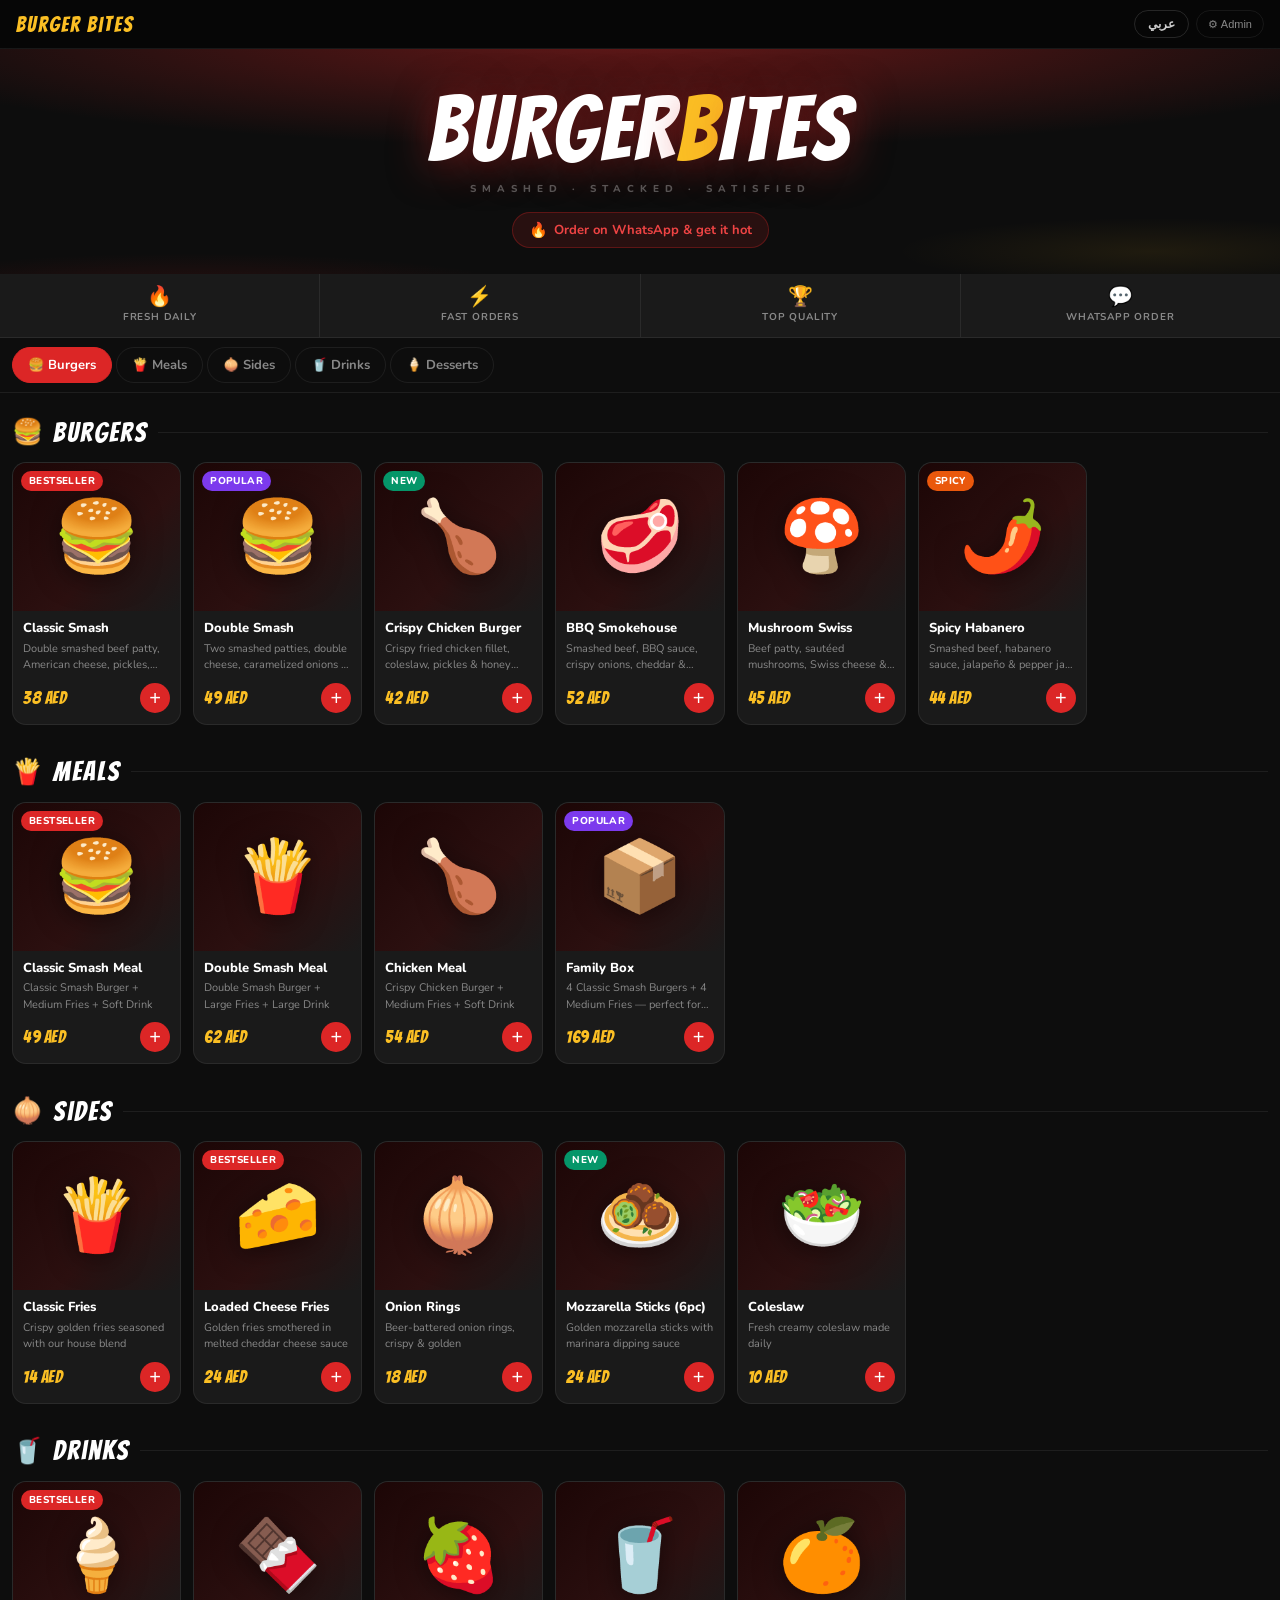
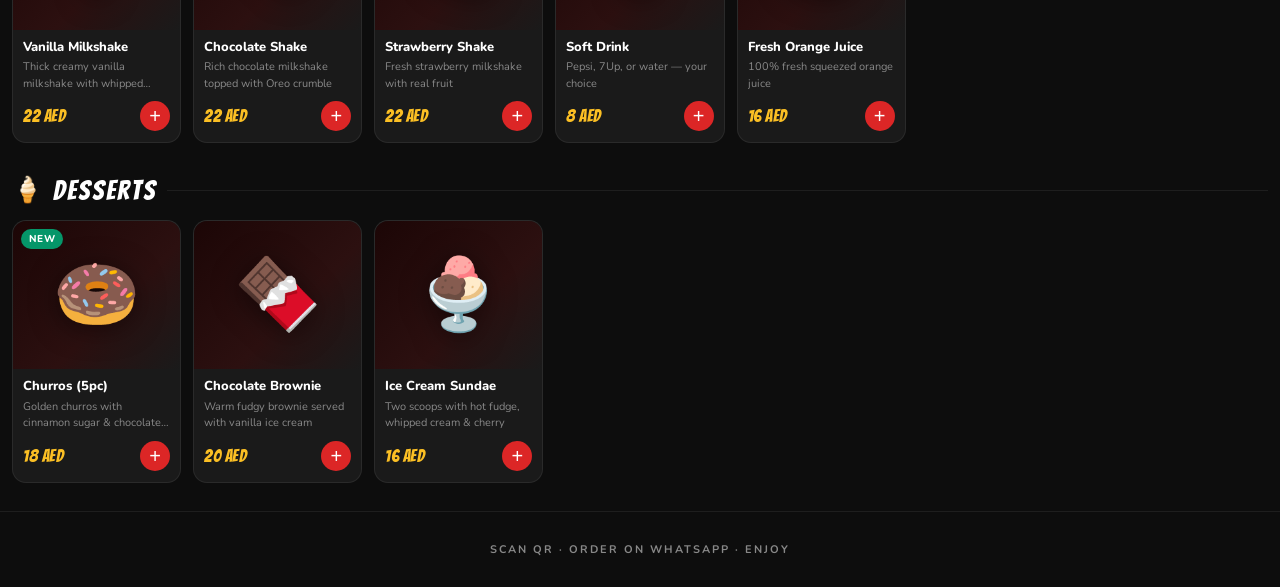
<file: burgerbites (menu) .html>
<!DOCTYPE html>
<html lang="en" dir="ltr">
<head>
<meta charset="UTF-8">
<meta name="viewport" content="width=device-width, initial-scale=1.0, maximum-scale=1.0, user-scalable=no">
<title>Burger Bites — Menu</title>
<link href="https://fonts.googleapis.com/css2?family=Bangers&family=Nunito:wght@400;600;700;800;900&family=Noto+Kufi+Arabic:wght@400;600;700;800&display=swap" rel="stylesheet">
<style>
:root{
  --red:#DC2626;--red-l:#EF4444;--red-d:#B91C1C;
  --yellow:#FBBF24;
  --bg:#0d0d0d;--bg2:#111;
  --card:#1a1a1a;--card2:#1f1f1f;
  --border:rgba(255,255,255,.07);--border2:rgba(255,255,255,.13);
  --text:#fff;--text2:#ccc;--text3:#888;
}
*{margin:0;padding:0;box-sizing:border-box;-webkit-tap-highlight-color:transparent;}
html{scroll-behavior:smooth;}
body{background:var(--bg);color:var(--text);font-family:'Nunito',sans-serif;min-height:100vh;overflow-x:hidden;}
[dir="rtl"] body{font-family:'Noto Kufi Arabic','Nunito',sans-serif;}

/* TOPBAR */
.topbar{
  display:flex;justify-content:space-between;align-items:center;
  padding:10px 16px;background:rgba(0,0,0,.5);
  border-bottom:1px solid var(--border);
  position:sticky;top:0;z-index:50;backdrop-filter:blur(10px);
}
.top-name{font-family:'Bangers',cursive;font-size:21px;letter-spacing:2px;color:var(--yellow);}
.topbar-right{display:flex;gap:7px;}
.lang-btn{padding:5px 13px;background:transparent;border:1px solid var(--border2);color:var(--text2);border-radius:20px;font-family:inherit;font-size:12px;font-weight:700;cursor:pointer;transition:.2s;}
.lang-btn:hover{background:var(--border);color:var(--text);}
.admin-link{padding:5px 11px;background:transparent;border:1px solid var(--border);color:var(--text3);border-radius:20px;font-size:11px;cursor:pointer;transition:.2s;}
.admin-link:hover{border-color:var(--border2);color:var(--text2);}

/* HERO */
.hero{position:relative;background:var(--bg);padding:36px 20px 26px;text-align:center;overflow:hidden;}
.hero::before{
  content:'';position:absolute;inset:0;pointer-events:none;
  background:
    radial-gradient(ellipse 90% 70% at 50% -5%,rgba(220,38,38,.42) 0%,transparent 70%),
    radial-gradient(ellipse 50% 35% at 15% 110%,rgba(185,28,28,.18) 0%,transparent 55%),
    radial-gradient(ellipse 40% 30% at 90% 90%,rgba(251,191,36,.08) 0%,transparent 50%);
}
.hero-logo{font-family:'Bangers',cursive;font-size:clamp(54px,13vw,90px);letter-spacing:3px;line-height:1;position:relative;text-shadow:0 4px 40px rgba(220,38,38,.5);}
.hero-logo em{color:var(--yellow);font-style:normal;}
.hero-tag{font-size:10px;font-weight:800;letter-spacing:6px;text-transform:uppercase;color:rgba(255,255,255,.3);margin:7px 0 16px;position:relative;}
.hero-badge{display:inline-flex;align-items:center;gap:6px;background:rgba(220,38,38,.13);border:1px solid rgba(220,38,38,.3);border-radius:40px;padding:7px 16px;font-size:13px;font-weight:700;color:var(--red-l);position:relative;}
.hero-badge::before{content:'🔥';font-size:15px;}

/* STATS BAR */
.stats-bar{display:flex;overflow-x:auto;background:var(--card);border-bottom:1px solid var(--border);scrollbar-width:none;}
.stats-bar::-webkit-scrollbar{display:none;}
.stat-item{flex:1;min-width:80px;padding:13px 6px;text-align:center;border-right:1px solid var(--border);}
.stat-item:last-child{border-right:none;}
.stat-val{font-size:20px;line-height:1;}
.stat-lbl{font-size:10px;color:var(--text3);font-weight:700;text-transform:uppercase;letter-spacing:.8px;margin-top:3px;}

/* NAV */
.sticky-nav{position:sticky;top:44px;z-index:40;background:var(--bg);border-bottom:1px solid var(--border);overflow-x:auto;scrollbar-width:none;display:flex;gap:4px;padding:9px 12px;}
.sticky-nav::-webkit-scrollbar{display:none;}
.nav-tab{white-space:nowrap;padding:8px 15px;border-radius:24px;border:1px solid var(--border);background:transparent;color:var(--text3);font-family:inherit;font-size:13px;font-weight:700;cursor:pointer;transition:.2s;display:flex;align-items:center;gap:5px;}
.nav-tab:hover{color:var(--text2);border-color:var(--border2);}
.nav-tab.active{background:var(--red);border-color:var(--red);color:#fff;}

/* SECTION */
.menu-section{padding:0 12px 8px;}
.section-header{padding:22px 0 13px;display:flex;align-items:center;gap:10px;}
.sec-icon{font-size:25px;}
.sec-name{font-family:'Bangers',cursive;font-size:27px;letter-spacing:2px;}
.sec-line{flex:1;height:1px;background:var(--border);}

/* GRID */
.cards-grid{display:grid;gap:12px;grid-template-columns:repeat(auto-fill,minmax(155px,1fr));}
@media(max-width:380px){.cards-grid{grid-template-columns:1fr 1fr;}}

/* CARD */
.card{background:var(--card);border-radius:14px;overflow:hidden;border:1px solid var(--border);transition:transform .2s,border-color .2s;position:relative;}
.card:hover{transform:translateY(-2px);border-color:var(--border2);}
.cimg{height:148px;position:relative;overflow:hidden;background:linear-gradient(135deg,#1c0606 0%,#2c1010 60%,#1a1a1a 100%);display:flex;align-items:center;justify-content:center;}
.cimg img{width:100%;height:100%;object-fit:cover;display:block;}
.food-emoji{font-size:70px;line-height:1;filter:drop-shadow(0 4px 14px rgba(0,0,0,.5));}
.badge{position:absolute;top:8px;left:8px;padding:3px 8px;border-radius:11px;font-size:10px;font-weight:800;text-transform:uppercase;letter-spacing:.4px;}
[dir="rtl"] .badge{left:auto;right:8px;}
.badge.bestseller{background:#DC2626;color:#fff;}
.badge.popular{background:#7C3AED;color:#fff;}
.badge.new{background:#059669;color:#fff;}
.badge.spicy{background:#EA580C;color:#fff;}
.cbody{padding:9px 10px 11px;}
.cname{font-weight:800;font-size:13px;line-height:1.35;margin-bottom:3px;}
.cdesc{font-size:11px;color:var(--text3);line-height:1.5;margin-bottom:9px;display:-webkit-box;-webkit-line-clamp:2;-webkit-box-orient:vertical;overflow:hidden;}
.cprow{display:flex;align-items:center;justify-content:space-between;}
.cprice{font-family:'Bangers',cursive;font-size:17px;color:var(--yellow);letter-spacing:.5px;}
.add-btn{width:30px;height:30px;border-radius:50%;background:var(--red);border:none;color:#fff;font-size:20px;line-height:28px;text-align:center;cursor:pointer;transition:.15s;display:flex;align-items:center;justify-content:center;font-weight:300;}
.add-btn:hover{background:var(--red-l);}
.add-btn:active{transform:scale(.88);}

/* CART FAB */
.cart-fab{position:fixed;bottom:24px;right:18px;z-index:100;display:none;align-items:center;gap:8px;padding:12px 20px;background:var(--red);border:none;border-radius:30px;color:#fff;font-family:inherit;font-size:15px;font-weight:800;cursor:pointer;box-shadow:0 4px 22px rgba(220,38,38,.5);animation:fabIn .3s ease;}
.cart-fab.show{display:flex;}
[dir="rtl"] .cart-fab{right:auto;left:18px;}
@keyframes fabIn{from{transform:scale(.8) translateY(10px);opacity:0}to{transform:none;opacity:1}}
.cart-badge{background:var(--yellow);color:#000;border-radius:50%;width:22px;height:22px;display:flex;align-items:center;justify-content:center;font-size:12px;font-weight:900;}

/* CART OVERLAY */
.cart-overlay{position:fixed;inset:0;z-index:200;background:rgba(0,0,0,.72);backdrop-filter:blur(4px);display:none;align-items:flex-end;justify-content:center;}
.cart-overlay.open{display:flex;}
.cart-drawer{width:100%;max-width:480px;max-height:90vh;background:var(--bg2);border-radius:22px 22px 0 0;display:flex;flex-direction:column;overflow:hidden;}
.cart-top{padding:15px 20px;display:flex;justify-content:space-between;align-items:center;border-bottom:1px solid var(--border);flex-shrink:0;}
.cart-title{font-family:'Bangers',cursive;font-size:23px;letter-spacing:2px;}
.cart-close{background:var(--card2);border:none;color:var(--text2);width:32px;height:32px;border-radius:50%;cursor:pointer;font-size:16px;}
#cartBody{flex:1;overflow-y:auto;padding:10px 16px;}
.cart-empty{text-align:center;padding:36px 20px;color:var(--text3);}
.cart-empty-icon{font-size:46px;margin-bottom:10px;}

/* CART ITEMS */
.cart-item{display:flex;align-items:center;gap:10px;padding:9px 0;border-bottom:1px solid var(--border);}
.ci-emoji{font-size:30px;flex-shrink:0;}
.ci-info{flex:1;}
.ci-name{font-weight:700;font-size:13px;}
.ci-price{font-size:12px;color:var(--text3);margin-top:2px;}
.ci-controls{display:flex;align-items:center;gap:8px;}
.ci-btn{width:27px;height:27px;border-radius:50%;background:var(--card);border:1px solid var(--border2);color:var(--text);cursor:pointer;font-size:16px;line-height:1;display:flex;align-items:center;justify-content:center;}
.ci-qty{font-weight:800;min-width:18px;text-align:center;font-size:14px;}

/* CART BOTTOM */
#cartBottom{padding:0 16px;flex-shrink:0;border-top:1px solid var(--border);}
.order-num-banner{padding:9px 0 5px;font-size:12px;color:var(--text3);font-weight:700;}
.order-num-banner span{font-weight:900;color:var(--red);}
.section-label{font-size:11px;font-weight:800;text-transform:uppercase;color:var(--text3);letter-spacing:1px;margin-bottom:8px;}
.ot-tabs{display:flex;gap:6px;margin-bottom:11px;}
.ot-btn{flex:1;padding:9px 4px;background:var(--card);border:1px solid var(--border);border-radius:11px;color:var(--text2);font-family:inherit;font-size:11px;font-weight:700;cursor:pointer;transition:.2s;display:flex;flex-direction:column;align-items:center;gap:4px;}
.ot-btn.on{background:rgba(220,38,38,.14);border-color:var(--red);color:var(--red-l);}
.ot-icon{font-size:17px;}
.order-input-label{font-size:12px;color:var(--text3);font-weight:700;margin-bottom:5px;}
.order-input{width:100%;padding:9px 12px;background:var(--card);border:1px solid var(--border2);border-radius:10px;color:var(--text);font-family:inherit;font-size:13px;outline:none;}
.cart-footer{padding:11px 0 15px;}
.cart-total{display:flex;justify-content:space-between;align-items:center;margin-bottom:9px;}
.cart-total-lbl{font-weight:700;font-size:14px;color:var(--text2);}
.cart-total-val{font-family:'Bangers',cursive;font-size:22px;color:var(--yellow);}
.cart-notes{width:100%;padding:9px 12px;background:var(--card);border:1px solid var(--border2);border-radius:10px;color:var(--text2);font-family:inherit;font-size:13px;resize:none;outline:none;margin-bottom:9px;}
.order-btn{width:100%;padding:14px;background:var(--red);border:none;border-radius:13px;color:#fff;font-family:inherit;font-size:15px;font-weight:800;cursor:pointer;transition:.2s;}
.order-btn:hover{background:var(--red-l);}

/* SUCCESS */
.success-overlay{position:fixed;inset:0;z-index:300;background:rgba(0,0,0,.92);display:none;flex-direction:column;align-items:center;justify-content:center;text-align:center;padding:20px;}
.success-overlay.show{display:flex;}
.s-icon{font-size:70px;animation:pop .4s ease;}
.s-title{font-family:'Bangers',cursive;font-size:36px;letter-spacing:2px;margin:12px 0 4px;}
.s-sub{color:var(--text3);font-size:14px;margin-bottom:6px;}
.s-num{font-family:'Bangers',cursive;font-size:52px;color:var(--yellow);letter-spacing:4px;}
.s-detail{color:var(--text2);font-size:13px;margin:8px 0 24px;}
.s-close{padding:13px 40px;background:var(--red);border:none;border-radius:13px;color:#fff;font-family:inherit;font-size:15px;font-weight:800;cursor:pointer;}
@keyframes pop{from{transform:scale(.3);opacity:0}to{transform:scale(1);opacity:1}}

/* ADMIN */
.admin-overlay{position:fixed;inset:0;z-index:400;background:rgba(0,0,0,.8);display:none;align-items:center;justify-content:center;padding:16px;}
.admin-overlay.open{display:flex;}
.admin-panel{width:100%;max-width:540px;max-height:90vh;background:#1a1a1a;border-radius:18px;overflow:hidden;display:flex;flex-direction:column;border:1px solid var(--border2);}
.admin-header{padding:14px 18px;display:flex;justify-content:space-between;align-items:center;border-bottom:1px solid var(--border);flex-shrink:0;background:rgba(220,38,38,.07);}
.admin-title{font-family:'Bangers',cursive;font-size:21px;letter-spacing:2px;}
.admin-close-btn{background:none;border:1px solid var(--border2);color:var(--text2);padding:5px 13px;border-radius:18px;cursor:pointer;font-size:12px;}
.admin-tabs{display:flex;border-bottom:1px solid var(--border);flex-shrink:0;overflow-x:auto;scrollbar-width:none;}
.admin-tabs::-webkit-scrollbar{display:none;}
.admin-tab{padding:9px 13px;background:none;border:none;color:var(--text3);font-family:inherit;font-size:12px;font-weight:700;cursor:pointer;border-bottom:2px solid transparent;white-space:nowrap;transition:.2s;}
.admin-tab.active{color:var(--red-l);border-bottom-color:var(--red);}
.admin-body{flex:1;overflow-y:auto;padding:15px;}
.a-label{font-size:11px;font-weight:800;text-transform:uppercase;color:var(--text3);letter-spacing:1px;margin-bottom:5px;display:block;margin-top:10px;}
.a-label:first-child{margin-top:0;}
.a-input,.a-select,.a-textarea{width:100%;padding:8px 11px;background:var(--card2);border:1px solid var(--border2);border-radius:9px;color:var(--text);font-family:inherit;font-size:13px;outline:none;transition:.2s;}
.a-input:focus,.a-select:focus,.a-textarea:focus{border-color:var(--red);}
.a-textarea{resize:vertical;min-height:56px;}
.a-select{appearance:none;}
.a-row{display:grid;grid-template-columns:1fr 1fr;gap:8px;}
.a-btn{padding:9px 16px;background:var(--red);border:none;border-radius:9px;color:#fff;font-family:inherit;font-size:13px;font-weight:700;cursor:pointer;transition:.2s;}
.a-btn:hover{background:var(--red-l);}
.a-btn.sec{background:var(--card2);color:var(--text2);}
.a-btn.sec:hover{background:var(--card);}
.a-btn.danger{background:#7f1d1d;color:#fca5a5;}
.a-divider{border:none;border-top:1px solid var(--border);margin:14px 0;}
.a-section-title{font-weight:800;font-size:13px;margin-bottom:10px;}

/* ITEM LIST */
.item-list{display:flex;flex-direction:column;gap:5px;}
.item-row{display:flex;align-items:center;gap:8px;background:var(--card2);border:1px solid var(--border);border-radius:9px;padding:7px 9px;}
.ir-emoji{font-size:21px;flex-shrink:0;}
.ir-info{flex:1;min-width:0;}
.ir-name{font-weight:700;font-size:12px;white-space:nowrap;overflow:hidden;text-overflow:ellipsis;}
.ir-meta{font-size:10px;color:var(--text3);}
.ir-btns{display:flex;gap:3px;flex-shrink:0;}
.i-btn{padding:4px 7px;background:var(--card);border:1px solid var(--border2);border-radius:7px;color:var(--text3);font-size:10px;cursor:pointer;transition:.2s;}
.i-btn:hover{color:var(--text);}
.i-btn.hide{color:#F59E0B;}
.i-btn.del{color:#ef4444;}

/* CAT LIST */
.cat-row{display:flex;align-items:center;gap:9px;background:var(--card2);border:1px solid var(--border);border-radius:9px;padding:9px 11px;margin-bottom:5px;}
.cr-icon{font-size:19px;}
.cr-name{flex:1;font-weight:700;font-size:13px;}

/* TOAST */
.toast{position:fixed;bottom:90px;left:50%;transform:translateX(-50%) translateY(16px);z-index:500;background:#1f1f1f;color:#fff;border:1px solid var(--border2);padding:9px 17px;border-radius:22px;font-size:13px;font-weight:600;opacity:0;transition:.3s;pointer-events:none;white-space:nowrap;}
.toast.show{opacity:1;transform:translateX(-50%);}

/* FOOTER */
footer{text-align:center;padding:30px 16px;color:var(--text3);font-size:11px;font-weight:700;letter-spacing:2px;text-transform:uppercase;border-top:1px solid var(--border);margin-top:20px;}

/* RTL */
[dir="rtl"] .cprow,[dir="rtl"] .cart-total,[dir="rtl"] .cart-top,[dir="rtl"] .cart-item{flex-direction:row-reverse;}
[dir="rtl"] .ot-tabs{flex-direction:row-reverse;}
</style>
</head>
<body>

<div class="topbar">
  <div class="top-name" id="topName">BURGER BITES</div>
  <div class="topbar-right">
    <button class="lang-btn" id="langBtn" onclick="toggleLang()">عربي</button>
    <button class="admin-link" onclick="openAdminLogin()">⚙ Admin</button>
  </div>
</div>

<div class="hero">
  <div class="hero-logo">BURGER<em>B</em>ITES</div>
  <div class="hero-tag" id="heroTag">SMASHED · STACKED · SATISFIED</div>
  <div class="hero-badge" id="heroBadge">Order on WhatsApp &amp; get it hot</div>
</div>

<div class="stats-bar">
  <div class="stat-item"><div class="stat-val">🔥</div><div class="stat-lbl" id="s1">Fresh Daily</div></div>
  <div class="stat-item"><div class="stat-val">⚡</div><div class="stat-lbl" id="s2">Fast Orders</div></div>
  <div class="stat-item"><div class="stat-val">🏆</div><div class="stat-lbl" id="s3">Top Quality</div></div>
  <div class="stat-item"><div class="stat-val">💬</div><div class="stat-lbl" id="s4">WhatsApp Order</div></div>
</div>

<div class="sticky-nav" id="stickyNav"></div>
<div id="menuEl"></div>
<footer id="footerEl">Scan QR · Order on WhatsApp · Enjoy</footer>

<button class="cart-fab" id="cartFab" onclick="openCart()">
  🛒 <span id="fabLabel">Cart</span> <span class="cart-badge" id="cartBadge">0</span>
</button>

<div class="cart-overlay" id="cartOverlay" onclick="if(event.target===this)closeCart()">
  <div class="cart-drawer">
    <div class="cart-top">
      <div class="cart-title" id="cartTitle">🍔 Your Order</div>
      <button class="cart-close" onclick="closeCart()">✕</button>
    </div>
    <div id="cartBody"></div>
    <div id="cartBottom" style="display:none">
      <div class="order-num-banner" id="orderNumBanner">Order <span id="orderNumVal">#001</span></div>
      <div style="padding-bottom:8px">
        <div class="section-label" id="howLabel">HOW WOULD YOU LIKE IT?</div>
        <div class="ot-tabs">
          <button class="ot-btn on" onclick="setType('dine',this)"><span class="ot-icon">🍽️</span><span id="otDine">Dine In</span></button>
          <button class="ot-btn" onclick="setType('pickup',this)"><span class="ot-icon">🛍️</span><span id="otPickup">Pickup</span></button>
          <button class="ot-btn" onclick="setType('delivery',this)"><span class="ot-icon">🚗</span><span id="otDelivery">Delivery</span></button>
        </div>
        <div class="order-input-label" id="typeLabel">Table Number</div>
        <input class="order-input" id="typeInput" type="text" placeholder="e.g. Table 5">
      </div>
      <div class="cart-footer">
        <div class="cart-total">
          <span class="cart-total-lbl" id="totalLabel">Total</span>
          <span class="cart-total-val" id="cartTotal">0 AED</span>
        </div>
        <textarea class="cart-notes" id="cartNotes" rows="2" placeholder="Special requests, allergies..."></textarea>
        <button class="order-btn" id="orderBtn" onclick="sendOrder()">💬 Send Order on WhatsApp</button>
      </div>
    </div>
  </div>
</div>

<div class="success-overlay" id="successOverlay">
  <div class="s-icon">🎉</div>
  <div class="s-title" id="sTitle">Order Sent!</div>
  <div class="s-sub" id="sSub">Your order number is</div>
  <div class="s-num" id="sNum">#001</div>
  <div class="s-detail" id="sDetail"></div>
  <button class="s-close" onclick="document.getElementById('successOverlay').classList.remove('show')" id="sDone">✓ Done</button>
</div>

<div class="toast" id="toast"></div>

<!-- ADMIN LOGIN -->
<div class="admin-overlay" id="loginOverlay" onclick="if(event.target===this)this.classList.remove('open')">
  <div class="admin-panel" style="max-height:280px">
    <div class="admin-header">
      <div class="admin-title">🔒 Admin Login</div>
      <button class="admin-close-btn" onclick="document.getElementById('loginOverlay').classList.remove('open')">Cancel</button>
    </div>
    <div class="admin-body">
      <label class="a-label">Password</label>
      <input class="a-input" type="password" id="adminPassInput" placeholder="Enter password" onkeydown="if(event.key==='Enter')checkPass()">
      <div id="loginErr" style="color:#ef4444;font-size:12px;margin-top:6px;display:none">Incorrect password</div>
      <div style="margin-top:12px">
        <button class="a-btn" onclick="checkPass()" style="width:100%">Login</button>
      </div>
    </div>
  </div>
</div>

<!-- ADMIN PANEL -->
<div class="admin-overlay" id="adminOverlay" onclick="if(event.target===this)closeAdmin()">
  <div class="admin-panel">
    <div class="admin-header">
      <div class="admin-title">⚙ Admin Panel</div>
      <button class="admin-close-btn" onclick="closeAdmin()">Close ✕</button>
    </div>
    <div class="admin-tabs" id="adminTabs">
      <button class="admin-tab active" onclick="switchTab('items',this)">Items</button>
      <button class="admin-tab" onclick="switchTab('categories',this)">Categories</button>
      <button class="admin-tab" onclick="switchTab('contact',this)">Contact</button>
      <button class="admin-tab" onclick="switchTab('branding',this)">Branding</button>
      <button class="admin-tab" onclick="switchTab('text',this)">Text</button>
    </div>
    <div class="admin-body" id="adminBody"></div>
  </div>
</div>

<script>
var ADMIN_PASS = '123456';
var SK = 'bb_menu_v1';
var OK = 'bb_orders_v1';
var lang = 'en';
var cart = {};
var orderType = 'dine';
var editId = null;

// ─── DEFAULT DATA ───────────────────────────────────────────
var DEF = {
  name:'Burger Bites', name_ar:'برجر بايتس',
  tagline:'SMASHED · STACKED · SATISFIED', tagline_ar:'مشوي · طازج · لذيذ',
  heroBadge:'Order on WhatsApp & get it hot', heroBadge_ar:'اطلب على واتساب واحصل عليه ساخناً',
  wa:'971XXXXXXXXX', address:'',
  primaryColor:'#DC2626',
  footerText:'Scan QR · Order on WhatsApp · Enjoy',
  footerText_ar:'امسح QR · اطلب واتساب · استمتع',
  categories:[
    {id:'burgers', name:'Burgers',  name_ar:'برجر',    icon:'🍔', hidden:false},
    {id:'meals',   name:'Meals',    name_ar:'وجبات',   icon:'🍟', hidden:false},
    {id:'sides',   name:'Sides',    name_ar:'مقبلات',  icon:'🧅', hidden:false},
    {id:'drinks',  name:'Drinks',   name_ar:'مشروبات', icon:'🥤', hidden:false},
    {id:'desserts',name:'Desserts', name_ar:'حلويات',  icon:'🍦', hidden:false}
  ],
  items:[
    {id:1, cat:'burgers', name:'Classic Smash',         name_ar:'سماش كلاسيك',
     desc:'Double smashed beef patty, American cheese, pickles, mustard & house sauce',
     desc_ar:'باتي بيف سماش مضاعف، جبن أمريكي، مخلل، خردل وصلصة المنزل',
     price:38, badge:'bestseller', emoji:'🍔', img:'', hidden:false},
    {id:2, cat:'burgers', name:'Double Smash',           name_ar:'دبل سماش',
     desc:'Two smashed patties, double cheese, caramelized onions & special sauce',
     desc_ar:'باتيين سماش، جبن مضاعف، بصل كرمل وصلصة خاصة',
     price:49, badge:'popular', emoji:'🍔', img:'', hidden:false},
    {id:3, cat:'burgers', name:'Crispy Chicken Burger',  name_ar:'برجر دجاج كريسبي',
     desc:'Crispy fried chicken fillet, coleslaw, pickles & honey mustard',
     desc_ar:'فيليه دجاج كريسبي، كول سلو، مخلل وخردل بالعسل',
     price:42, badge:'new', emoji:'🍗', img:'', hidden:false},
    {id:4, cat:'burgers', name:'BBQ Smokehouse',          name_ar:'BBQ سموك هاوس',
     desc:'Smashed beef, BBQ sauce, crispy onions, cheddar & smoky bacon',
     desc_ar:'بيف سماش، صلصة BBQ، بصل كريسبي، شيدر ولحم مقدد مدخن',
     price:52, badge:'', emoji:'🥩', img:'', hidden:false},
    {id:5, cat:'burgers', name:'Mushroom Swiss',          name_ar:'مشروم سويس',
     desc:'Beef patty, sautéed mushrooms, Swiss cheese & garlic aioli',
     desc_ar:'باتي بيف، مشروم مقلي، جبن سويس وصلصة ثوم',
     price:45, badge:'', emoji:'🍄', img:'', hidden:false},
    {id:6, cat:'burgers', name:'Spicy Habanero',          name_ar:'هابانيرو حار',
     desc:'Smashed beef, habanero sauce, jalapeño & pepper jack cheese',
     desc_ar:'بيف سماش، صلصة هابانيرو، خيار حار وجبن بيبر جاك',
     price:44, badge:'spicy', emoji:'🌶️', img:'', hidden:false},

    {id:7, cat:'meals', name:'Classic Smash Meal',       name_ar:'وجبة سماش كلاسيك',
     desc:'Classic Smash Burger + Medium Fries + Soft Drink',
     desc_ar:'برجر سماش كلاسيك + بطاطس وسط + مشروب غازي',
     price:49, badge:'bestseller', emoji:'🍔', img:'', hidden:false},
    {id:8, cat:'meals', name:'Double Smash Meal',         name_ar:'وجبة دبل سماش',
     desc:'Double Smash Burger + Large Fries + Large Drink',
     desc_ar:'برجر دبل سماش + بطاطس كبير + مشروب كبير',
     price:62, badge:'', emoji:'🍟', img:'', hidden:false},
    {id:9, cat:'meals', name:'Chicken Meal',              name_ar:'وجبة الدجاج',
     desc:'Crispy Chicken Burger + Medium Fries + Soft Drink',
     desc_ar:'برجر دجاج كريسبي + بطاطس وسط + مشروب غازي',
     price:54, badge:'', emoji:'🍗', img:'', hidden:false},
    {id:10,cat:'meals', name:'Family Box',                name_ar:'صندوق العائلة',
     desc:'4 Classic Smash Burgers + 4 Medium Fries — perfect for sharing',
     desc_ar:'٤ برجر سماش كلاسيك + ٤ بطاطس وسط — مثالي للعائلة',
     price:169, badge:'popular', emoji:'📦', img:'', hidden:false},

    {id:11,cat:'sides', name:'Classic Fries',             name_ar:'بطاطس كلاسيك',
     desc:'Crispy golden fries seasoned with our house blend',
     desc_ar:'بطاطس ذهبية مقرمشة بتوابل خاصة',
     price:14, badge:'', emoji:'🍟', img:'', hidden:false},
    {id:12,cat:'sides', name:'Loaded Cheese Fries',       name_ar:'بطاطس بالجبن',
     desc:'Golden fries smothered in melted cheddar cheese sauce',
     desc_ar:'بطاطس ذهبية مغطاة بصلصة الشيدر المذوبة',
     price:24, badge:'bestseller', emoji:'🧀', img:'', hidden:false},
    {id:13,cat:'sides', name:'Onion Rings',                name_ar:'حلقات البصل',
     desc:'Beer-battered onion rings, crispy & golden',
     desc_ar:'حلقات بصل بعجينة مقرمشة وذهبية',
     price:18, badge:'', emoji:'🧅', img:'', hidden:false},
    {id:14,cat:'sides', name:'Mozzarella Sticks (6pc)',    name_ar:'موزاريلا ستيكس (٦ قطع)',
     desc:'Golden mozzarella sticks with marinara dipping sauce',
     desc_ar:'عصي موزاريلا ذهبية مع صلصة المارينارا',
     price:24, badge:'new', emoji:'🧆', img:'', hidden:false},
    {id:15,cat:'sides', name:'Coleslaw',                   name_ar:'كول سلو',
     desc:'Fresh creamy coleslaw made daily',
     desc_ar:'كول سلو طازج كريمي يُحضَّر يومياً',
     price:10, badge:'', emoji:'🥗', img:'', hidden:false},

    {id:16,cat:'drinks', name:'Vanilla Milkshake',         name_ar:'ميلك شيك فانيلا',
     desc:'Thick creamy vanilla milkshake with whipped cream',
     desc_ar:'ميلك شيك فانيلا كثيف مع كريمة مخفوقة',
     price:22, badge:'bestseller', emoji:'🍦', img:'', hidden:false},
    {id:17,cat:'drinks', name:'Chocolate Shake',            name_ar:'شيك شوكولاتة',
     desc:'Rich chocolate milkshake topped with Oreo crumble',
     desc_ar:'شيك شوكولاتة غني مع فتات أوريو',
     price:22, badge:'', emoji:'🍫', img:'', hidden:false},
    {id:18,cat:'drinks', name:'Strawberry Shake',           name_ar:'شيك فراولة',
     desc:'Fresh strawberry milkshake with real fruit',
     desc_ar:'شيك فراولة طازج مع قطع فاكهة حقيقية',
     price:22, badge:'', emoji:'🍓', img:'', hidden:false},
    {id:19,cat:'drinks', name:'Soft Drink',                 name_ar:'مشروب غازي',
     desc:'Pepsi, 7Up, or water — your choice',
     desc_ar:'بيبسي، سفن أب، أو ماء — اختيارك',
     price:8,  badge:'', emoji:'🥤', img:'', hidden:false},
    {id:20,cat:'drinks', name:'Fresh Orange Juice',         name_ar:'عصير برتقال طازج',
     desc:'100% fresh squeezed orange juice',
     desc_ar:'عصير برتقال طازج ١٠٠٪',
     price:16, badge:'', emoji:'🍊', img:'', hidden:false},

    {id:21,cat:'desserts', name:'Churros (5pc)',             name_ar:'تشوروس (٥ قطع)',
     desc:'Golden churros with cinnamon sugar & chocolate dipping sauce',
     desc_ar:'تشوروس ذهبي بالقرفة والسكر مع شوكولاتة للتغميس',
     price:18, badge:'new', emoji:'🍩', img:'', hidden:false},
    {id:22,cat:'desserts', name:'Chocolate Brownie',         name_ar:'براوني شوكولاتة',
     desc:'Warm fudgy brownie served with vanilla ice cream',
     desc_ar:'براوني شوكولاتة دافئ مع آيس كريم فانيلا',
     price:20, badge:'', emoji:'🍫', img:'', hidden:false},
    {id:23,cat:'desserts', name:'Ice Cream Sundae',          name_ar:'صنداي آيس كريم',
     desc:'Two scoops with hot fudge, whipped cream & cherry',
     desc_ar:'سكوبتان مع صلصة شوكولاتة ساخنة، كريمة مخفوقة وكرز',
     price:16, badge:'', emoji:'🍨', img:'', hidden:false}
  ]
};

// ─── DATA LOAD/SAVE ─────────────────────────────────────────
var D = (function(){
  try{ var s=localStorage.getItem(SK); if(s) return JSON.parse(s); }catch(e){}
  return JSON.parse(JSON.stringify(DEF));
})();

function save(){ try{ localStorage.setItem(SK,JSON.stringify(D)); }catch(e){} }

// ─── LANGUAGE ──────────────────────────────────────────────
var TR = {
  cartTitle:     {en:'🍔 Your Order',  ar:'🍔 طلبك'},
  fabLabel:      {en:'Cart',           ar:'السلة'},
  emptyCart:     {en:'Your cart is empty!', ar:'سلتك فارغة!'},
  orderNum:      {en:'Order',          ar:'طلب'},
  howLabel:      {en:'HOW WOULD YOU LIKE IT?', ar:'كيف تريد طلبك؟'},
  otDine:        {en:'Dine In',        ar:'تناول هنا'},
  otPickup:      {en:'Pickup',         ar:'استلام'},
  otDelivery:    {en:'Delivery',       ar:'توصيل'},
  totalLabel:    {en:'Total',          ar:'المجموع'},
  orderBtn:      {en:'💬 Send Order on WhatsApp', ar:'💬 أرسل الطلب على واتساب'},
  sTitle:        {en:'Order Sent!',    ar:'تم إرسال الطلب!'},
  sSub:          {en:'Your order number is', ar:'رقم طلبك'},
  sDone:         {en:'✓ Done',         ar:'✓ تم'},
  s1:            {en:'Fresh Daily',    ar:'طازج يومياً'},
  s2:            {en:'Fast Orders',    ar:'طلبات سريعة'},
  s3:            {en:'Top Quality',    ar:'أعلى جودة'},
  s4:            {en:'WhatsApp Order', ar:'اطلب واتساب'},
  tableLbl:      {en:'Table Number',   ar:'رقم الطاولة'},
  tablePh:       {en:'e.g. Table 5',   ar:'مثال: طاولة ٥'},
  pickupLbl:     {en:'Your Name for Pickup', ar:'اسمك للاستلام'},
  pickupPh:      {en:'Enter your name', ar:'أدخل اسمك'},
  deliveryLbl:   {en:'Delivery Address', ar:'عنوان التوصيل'},
  deliveryPh:    {en:'Enter your full address', ar:'أدخل عنوانك الكامل'},
  notesPh:       {en:'Special requests, allergies...', ar:'طلبات خاصة، حساسية...'}
};

function t(k){ return TR[k] ? TR[k][lang] : k; }

function toggleLang(){
  lang = lang==='en'?'ar':'en';
  document.documentElement.lang = lang;
  document.documentElement.dir  = lang==='ar'?'rtl':'ltr';
  document.getElementById('langBtn').textContent = lang==='en'?'عربي':'English';
  applyLang();
  renderNav(); renderMenu(); renderHero(); renderFooter();
}

function applyLang(){
  ['cartTitle','fabLabel','howLabel','otDine','otPickup','otDelivery',
   'totalLabel','orderBtn','sTitle','sSub','sDone','s1','s2','s3','s4'].forEach(function(id){
    var el=document.getElementById(id); if(el) el.textContent=t(id);
  });
  document.getElementById('cartNotes').placeholder = t('notesPh');
  updateTypeUI();
}

// ─── RENDER ────────────────────────────────────────────────
function renderHero(){
  document.getElementById('topName').textContent   = lang==='ar'?D.name_ar:D.name;
  document.getElementById('heroTag').textContent   = lang==='ar'?D.tagline_ar:D.tagline;
  document.getElementById('heroBadge').textContent = lang==='ar'?D.heroBadge_ar:D.heroBadge;
  document.title = (lang==='ar'?D.name_ar:D.name)+' — Menu';
}
function renderFooter(){
  document.getElementById('footerEl').textContent = lang==='ar'?D.footerText_ar:D.footerText;
}
function renderNav(){
  var nav=document.getElementById('stickyNav');
  nav.innerHTML=D.categories.filter(function(c){return !c.hidden;}).map(function(c){
    return '<button class="nav-tab" onclick="jumpTo(\''+c.id+'\')">'+c.icon+' '+(lang==='ar'?c.name_ar:c.name)+'</button>';
  }).join('');
}
function jumpTo(id){
  var el=document.getElementById('sec-'+id);
  if(el) el.scrollIntoView({behavior:'smooth',block:'start'});
}
function setActiveNav(id){
  var tabs=document.querySelectorAll('.nav-tab');
  var cats=D.categories.filter(function(c){return !c.hidden;});
  tabs.forEach(function(t,i){ t.classList.toggle('active', cats[i]&&cats[i].id===id); });
}

function badgeLbl(b){
  var m={bestseller:{en:'Bestseller',ar:'الأكثر مبيعاً'},popular:{en:'Popular',ar:'شائع'},new:{en:'New',ar:'جديد'},spicy:{en:'Spicy',ar:'حار'}};
  return m[b]?m[b][lang]:b;
}
function esc(s){ return String(s).replace(/&/g,'&amp;').replace(/</g,'&lt;').replace(/>/g,'&gt;').replace(/"/g,'&quot;'); }

function renderMenu(){
  var html='';
  D.categories.filter(function(c){return !c.hidden;}).forEach(function(cat){
    var items=D.items.filter(function(it){return it.cat===cat.id&&!it.hidden;});
    if(!items.length) return;
    html+='<div class="menu-section" id="sec-'+cat.id+'">';
    html+='<div class="section-header"><span class="sec-icon">'+cat.icon+'</span>';
    html+='<span class="sec-name">'+(lang==='ar'?cat.name_ar:cat.name)+'</span>';
    html+='<span class="sec-line"></span></div><div class="cards-grid">';
    items.forEach(function(it){
      var img=it.img?'<img src="'+esc(it.img)+'" alt="'+esc(it.name)+'" loading="lazy">':'<div class="food-emoji">'+it.emoji+'</div>';
      var badge=it.badge?'<span class="badge '+it.badge+'">'+badgeLbl(it.badge)+'</span>':'';
      html+='<div class="card" data-id="'+it.id+'">';
      html+='<div class="cimg">'+img+badge+'</div>';
      html+='<div class="cbody">';
      html+='<div class="cname">'+esc(lang==='ar'?it.name_ar:it.name)+'</div>';
      html+='<div class="cdesc">'+esc(lang==='ar'?it.desc_ar:it.desc)+'</div>';
      html+='<div class="cprow"><span class="cprice">'+it.price+' AED</span>';
      html+='<button class="add-btn" onclick="addToCart('+it.id+')">+</button>';
      html+='</div></div></div>';
    });
    html+='</div></div>';
  });
  document.getElementById('menuEl').innerHTML=html;
  initScrollSpy();
}

function initScrollSpy(){
  var secs=document.querySelectorAll('.menu-section');
  if(!('IntersectionObserver' in window)) return;
  var obs=new IntersectionObserver(function(entries){
    entries.forEach(function(e){ if(e.isIntersecting) setActiveNav(e.target.id.replace('sec-','')); });
  },{rootMargin:'-40% 0px -55% 0px'});
  secs.forEach(function(s){obs.observe(s);});
}

// ─── CART ───────────────────────────────────────────────────
function addToCart(id){
  var it=D.items.find(function(i){return i.id===id;});
  if(!it) return;
  var k='i'+id;
  if(cart[k]) cart[k].qty++;
  else cart[k]={id:id,name:it.name,name_ar:it.name_ar,price:it.price,emoji:it.emoji,qty:1};
  updateFab();
  var btn=document.querySelector('.card[data-id="'+id+'"] .add-btn');
  if(btn){btn.style.transform='scale(1.4)';setTimeout(function(){btn.style.transform='';},180);}
}
function updateFab(){
  var total=Object.values(cart).reduce(function(s,i){return s+i.qty;},0);
  var fab=document.getElementById('cartFab');
  document.getElementById('cartBadge').textContent=total;
  total>0?fab.classList.add('show'):fab.classList.remove('show');
  var nv=document.getElementById('orderNumVal'); if(nv) nv.textContent='#'+peekNum();
}
function openCart(){
  document.getElementById('cartOverlay').classList.add('open');
  renderCartBody(); updateTypeUI();
}
function closeCart(){ document.getElementById('cartOverlay').classList.remove('open'); }
function renderCartBody(){
  var keys=Object.keys(cart);
  var body=document.getElementById('cartBody');
  var bottom=document.getElementById('cartBottom');
  if(!keys.length){
    body.innerHTML='<div class="cart-empty"><div class="cart-empty-icon">🛒</div><div>'+t('emptyCart')+'</div></div>';
    bottom.style.display='none'; return;
  }
  bottom.style.display='block';
  var total=keys.reduce(function(s,k){return s+cart[k].qty*cart[k].price;},0);
  document.getElementById('cartTotal').textContent=total+' AED';
  document.getElementById('orderNumVal').textContent='#'+peekNum();
  var rows=keys.map(function(k){
    var it=cart[k];
    var nm=lang==='ar'?it.name_ar:it.name;
    return '<div class="cart-item">'+
      '<div class="ci-emoji">'+it.emoji+'</div>'+
      '<div class="ci-info"><div class="ci-name">'+esc(nm)+'</div>'+
      '<div class="ci-price">'+(it.price*it.qty)+' AED</div></div>'+
      '<div class="ci-controls">'+
      '<button class="ci-btn" onclick="chgQty(\''+k+'\',-1)">−</button>'+
      '<span class="ci-qty">'+it.qty+'</span>'+
      '<button class="ci-btn" onclick="chgQty(\''+k+'\',1)">+</button>'+
      '</div></div>';
  }).join('');
  body.innerHTML='<div>'+rows+'</div>';
}
function chgQty(k,d){
  if(!cart[k]) return;
  cart[k].qty+=d;
  if(cart[k].qty<=0) delete cart[k];
  updateFab(); renderCartBody();
}
function setType(t,btn){
  orderType=t;
  document.querySelectorAll('.ot-btn').forEach(function(b){b.classList.remove('on');});
  btn.classList.add('on'); updateTypeUI();
}
function updateTypeUI(){
  var lbl=document.getElementById('typeLabel');
  var inp=document.getElementById('typeInput');
  if(!lbl||!inp) return;
  if(orderType==='dine'){lbl.textContent=t('tableLbl');inp.placeholder=t('tablePh');}
  else if(orderType==='pickup'){lbl.textContent=t('pickupLbl');inp.placeholder=t('pickupPh');}
  else{lbl.textContent=t('deliveryLbl');inp.placeholder=t('deliveryPh');}
}
function peekNum(){
  var s=JSON.parse(localStorage.getItem(OK)||'{"d":"","n":0}');
  return String((s.d===today()?s.n:0)+1).padStart(3,'0');
}
function nextNum(){
  var s=JSON.parse(localStorage.getItem(OK)||'{"d":"","n":0}');
  if(s.d!==today()){s.d=today();s.n=0;} s.n++;
  localStorage.setItem(OK,JSON.stringify(s));
  return String(s.n).padStart(3,'0');
}
function today(){ return new Date().toISOString().slice(0,10); }
function sendOrder(){
  var keys=Object.keys(cart);
  if(!keys.length) return;
  var num=nextNum();
  var tv=document.getElementById('typeInput').value.trim();
  var notes=document.getElementById('cartNotes').value.trim();
  var total=keys.reduce(function(s,k){return s+cart[k].qty*cart[k].price;},0);
  var tl={dine:'🍽️ Dine In',pickup:'🛍️ Pickup',delivery:'🚗 Delivery'};
  var il={dine:'Table',pickup:'Name',delivery:'Address'};
  var msg='🍔 *'+D.name+'*\n📋 *Order #'+num+'* — '+tl[orderType];
  if(tv) msg+='\n'+il[orderType]+': '+tv;
  msg+='\n\n';
  keys.forEach(function(k){ var it=cart[k]; msg+='• '+it.name+' × '+it.qty+' — '+(it.price*it.qty)+' AED\n'; });
  msg+='\n💰 *Total: '+total+' AED*';
  if(notes) msg+='\n📝 *Notes:* '+notes;
  window.open('https://wa.me/'+D.wa+'?text='+encodeURIComponent(msg),'_blank');
  closeCart();
  document.getElementById('sNum').textContent='#'+num;
  document.getElementById('sDetail').textContent=tl[orderType]+(tv?' · '+il[orderType]+': '+tv:'')+' · '+total+' AED';
  document.getElementById('successOverlay').classList.add('show');
  cart={}; document.getElementById('cartNotes').value=''; document.getElementById('typeInput').value='';
  updateFab();
}

// ─── TOAST ─────────────────────────────────────────────────
function toast(msg){
  var el=document.getElementById('toast');
  el.textContent=msg; el.classList.add('show');
  setTimeout(function(){el.classList.remove('show');},2400);
}

// ─── ADMIN AUTH ────────────────────────────────────────────
function openAdminLogin(){
  document.getElementById('loginOverlay').classList.add('open');
  setTimeout(function(){document.getElementById('adminPassInput').focus();},120);
}
function checkPass(){
  if(document.getElementById('adminPassInput').value===ADMIN_PASS){
    document.getElementById('loginOverlay').classList.remove('open');
    document.getElementById('adminPassInput').value='';
    document.getElementById('loginErr').style.display='none';
    document.getElementById('adminOverlay').classList.add('open');
    renderTab('items');
  } else {
    document.getElementById('loginErr').style.display='block';
  }
}
function closeAdmin(){ document.getElementById('adminOverlay').classList.remove('open'); editId=null; }

function switchTab(tab,btn){
  document.querySelectorAll('.admin-tab').forEach(function(t){t.classList.remove('active');});
  btn.classList.add('active');
  renderTab(tab);
}
function renderTab(tab){
  var b=document.getElementById('adminBody');
  if(tab==='items')      b.innerHTML=tabItems();
  else if(tab==='categories') b.innerHTML=tabCats();
  else if(tab==='contact')    b.innerHTML=tabContact();
  else if(tab==='branding')   b.innerHTML=tabBranding();
  else if(tab==='text')       b.innerHTML=tabText();
}

// ITEMS TAB
function tabItems(){
  var ed=editId?D.items.find(function(i){return i.id===editId;}):null;
  var h='<div>';
  h+='<div class="a-section-title">'+(ed?'✏️ Edit Item':'＋ Add New Item')+'</div>';
  h+='<div class="a-row"><div><label class="a-label">Name (EN)</label><input class="a-input" id="i-name" value="'+esc(ed?ed.name:'')+'"></div>';
  h+='<div><label class="a-label">Name (AR)</label><input class="a-input" id="i-name-ar" value="'+esc(ed?ed.name_ar:'')+'"></div></div>';
  h+='<label class="a-label">Description (EN)</label><textarea class="a-textarea" id="i-desc">'+esc(ed?ed.desc:'')+'</textarea>';
  h+='<label class="a-label">Description (AR)</label><textarea class="a-textarea" id="i-desc-ar">'+esc(ed?ed.desc_ar:'')+'</textarea>';
  h+='<div class="a-row"><div><label class="a-label">Price (AED)</label><input class="a-input" id="i-price" type="number" value="'+(ed?ed.price:'')+'"></div>';
  h+='<div><label class="a-label">Emoji</label><input class="a-input" id="i-emoji" value="'+esc(ed?ed.emoji:'🍔')+'"></div></div>';
  h+='<div class="a-row"><div><label class="a-label">Category</label><select class="a-select" id="i-cat">';
  D.categories.forEach(function(c){ h+='<option value="'+c.id+'"'+(ed&&ed.cat===c.id?' selected':'')+'>'+c.name+'</option>'; });
  h+='</select></div><div><label class="a-label">Badge</label><select class="a-select" id="i-badge">';
  ['','bestseller','popular','new','spicy'].forEach(function(b){ h+='<option value="'+b+'"'+(ed&&ed.badge===b?' selected':'')+'>'+(b||'None')+'</option>'; });
  h+='</select></div></div>';
  h+='<label class="a-label">Image URL (optional)</label><input class="a-input" id="i-img" value="'+esc(ed?ed.img:'')+'" placeholder="https://...">';
  h+='<div style="display:flex;gap:8px;margin-top:12px">';
  h+= ed
    ? '<button class="a-btn" onclick="saveItem(true)" style="flex:1">Save Changes</button><button class="a-btn sec" onclick="cancelEdit()">Cancel</button>'
    : '<button class="a-btn" onclick="saveItem(false)" style="flex:1">Add Item</button>';
  h+='</div><hr class="a-divider">';
  h+='<div class="item-list">';
  D.items.forEach(function(it){
    h+='<div class="item-row" style="'+(it.hidden?'opacity:.5':'')+'">'+
      '<div class="ir-emoji">'+it.emoji+'</div>'+
      '<div class="ir-info"><div class="ir-name">'+esc(it.name)+'</div>'+
      '<div class="ir-meta">'+it.price+' AED · '+it.cat+(it.badge?' · '+it.badge:'')+'</div></div>'+
      '<div class="ir-btns">'+
      '<button class="i-btn" onclick="editItem('+it.id+')">Edit</button>'+
      '<button class="i-btn hide" onclick="toggleHide('+it.id+')">'+(it.hidden?'Show':'Hide')+'</button>'+
      '<button class="i-btn del" onclick="delItem('+it.id+')">Del</button>'+
      '</div></div>';
  });
  h+='</div></div>';
  return h;
}
function saveItem(isEdit){
  var name=document.getElementById('i-name').value.trim();
  var price=parseInt(document.getElementById('i-price').value)||0;
  if(!name||!price){ toast('Name and price are required'); return; }
  if(isEdit){
    var it=D.items.find(function(i){return i.id===editId;});
    if(it){
      it.name=name; it.name_ar=document.getElementById('i-name-ar').value.trim();
      it.desc=document.getElementById('i-desc').value.trim();
      it.desc_ar=document.getElementById('i-desc-ar').value.trim();
      it.price=price; it.cat=document.getElementById('i-cat').value;
      it.badge=document.getElementById('i-badge').value;
      it.emoji=document.getElementById('i-emoji').value.trim()||'🍔';
      it.img=document.getElementById('i-img').value.trim();
    }
    editId=null; toast('Item updated');
  } else {
    D.items.push({
      id:Date.now(), cat:document.getElementById('i-cat').value,
      name:name, name_ar:document.getElementById('i-name-ar').value.trim(),
      desc:document.getElementById('i-desc').value.trim(),
      desc_ar:document.getElementById('i-desc-ar').value.trim(),
      price:price, badge:document.getElementById('i-badge').value,
      emoji:document.getElementById('i-emoji').value.trim()||'🍔',
      img:document.getElementById('i-img').value.trim(), hidden:false
    });
    toast('Item added');
  }
  save(); renderMenu(); renderTab('items');
}
function editItem(id){ editId=id; renderTab('items'); document.getElementById('adminBody').scrollTo(0,0); }
function cancelEdit(){ editId=null; renderTab('items'); }
function toggleHide(id){
  var it=D.items.find(function(i){return i.id===id;}); if(!it) return;
  it.hidden=!it.hidden; save(); renderMenu(); renderTab('items');
}
function delItem(id){
  if(!confirm('Delete this item?')) return;
  D.items=D.items.filter(function(i){return i.id!==id;});
  save(); renderMenu(); renderTab('items');
}

// CATEGORIES TAB
function tabCats(){
  var h='<div class="a-section-title">Show / Hide Categories</div>';
  D.categories.forEach(function(c){
    h+='<div class="cat-row" style="'+(c.hidden?'opacity:.5':'')+'">'+
      '<span class="cr-icon">'+c.icon+'</span>'+
      '<span class="cr-name">'+c.name+' / '+c.name_ar+'</span>'+
      '<button class="i-btn hide" onclick="toggleCat(\''+c.id+'\')">'+(c.hidden?'Show':'Hide')+'</button>'+
      '</div>';
  });
  h+='<hr class="a-divider"><div class="a-section-title">Add New Category</div>';
  h+='<div class="a-row"><div><label class="a-label">Name (EN)</label><input class="a-input" id="nc-name" placeholder="Wraps"></div>';
  h+='<div><label class="a-label">Name (AR)</label><input class="a-input" id="nc-name-ar" placeholder="بالعربية"></div></div>';
  h+='<div class="a-row" style="margin-top:8px"><div><label class="a-label">Icon Emoji</label><input class="a-input" id="nc-icon" placeholder="🌯"></div>';
  h+='<div><label class="a-label">ID (no spaces)</label><input class="a-input" id="nc-id" placeholder="wraps"></div></div>';
  h+='<button class="a-btn" onclick="addCat()" style="margin-top:10px;width:100%">Add Category</button>';
  return h;
}
function toggleCat(id){
  var c=D.categories.find(function(c){return c.id===id;}); if(!c) return;
  c.hidden=!c.hidden; save(); renderNav(); renderMenu(); renderTab('categories');
}
function addCat(){
  var name=document.getElementById('nc-name').value.trim();
  var id=document.getElementById('nc-id').value.trim().replace(/\s/g,'');
  if(!name||!id){ toast('Name and ID are required'); return; }
  if(D.categories.find(function(c){return c.id===id;})){ toast('ID already exists'); return; }
  D.categories.push({id:id,name:name,name_ar:document.getElementById('nc-name-ar').value.trim()||name,icon:document.getElementById('nc-icon').value.trim()||'🍽️',hidden:false});
  save(); renderNav(); renderMenu(); renderTab('categories'); toast('Category added');
}

// CONTACT TAB
function tabContact(){
  return '<div>'+
    '<label class="a-label">WhatsApp Number (digits only)</label>'+
    '<input class="a-input" id="c-wa" value="'+esc(D.wa)+'" placeholder="971XXXXXXXXX">'+
    '<div style="font-size:11px;color:var(--text3);margin-top:4px">Example: 971501234567</div>'+
    '<label class="a-label">Address (optional)</label>'+
    '<input class="a-input" id="c-addr" value="'+esc(D.address)+'" placeholder="Dubai, UAE">'+
    '<button class="a-btn" onclick="saveContact()" style="margin-top:12px;width:100%">Save Contact</button>'+
    '</div>';
}
function saveContact(){
  D.wa=document.getElementById('c-wa').value.trim();
  D.address=document.getElementById('c-addr').value.trim();
  save(); toast('Contact saved');
}

// BRANDING TAB
var PRESET_COLORS=['#DC2626','#EA580C','#D97706','#7C3AED','#0891B2'];
function tabBranding(){
  var swatches=PRESET_COLORS.map(function(c){
    return '<div onclick="document.getElementById(\'b-color\').value=\''+c+'\'" title="'+c+'" style="height:28px;background:'+c+';border-radius:6px;cursor:pointer;border:2px solid '+(D.primaryColor===c?'#fff':'transparent')+'"></div>';
  }).join('');
  return '<div>'+
    '<label class="a-label">Restaurant Name (EN)</label><input class="a-input" id="b-name" value="'+esc(D.name)+'">'+
    '<label class="a-label">Restaurant Name (AR)</label><input class="a-input" id="b-name-ar" value="'+esc(D.name_ar)+'">'+
    '<label class="a-label">Primary Color</label>'+
    '<div style="display:flex;gap:8px;align-items:center;margin-bottom:8px">'+
    '<input type="color" id="b-color" value="'+D.primaryColor+'" style="width:44px;height:36px;border:none;background:none;cursor:pointer;border-radius:8px;padding:2px">'+
    '<span style="font-size:12px;color:var(--text3)">Or pick a preset:</span></div>'+
    '<div style="display:grid;grid-template-columns:repeat(5,1fr);gap:6px;margin-bottom:12px">'+swatches+'</div>'+
    '<button class="a-btn" onclick="saveBranding()" style="width:100%">Save Branding</button>'+
    '</div>';
}
function saveBranding(){
  D.name    = document.getElementById('b-name').value.trim()||D.name;
  D.name_ar = document.getElementById('b-name-ar').value.trim()||D.name_ar;
  D.primaryColor = document.getElementById('b-color').value;
  document.documentElement.style.setProperty('--red', D.primaryColor);
  save(); renderHero(); toast('Branding saved');
}

// TEXT TAB
function tabText(){
  return '<div>'+
    '<label class="a-label">Hero Tagline (EN)</label><input class="a-input" id="t-tag" value="'+esc(D.tagline)+'">'+
    '<label class="a-label">Hero Tagline (AR)</label><input class="a-input" id="t-tag-ar" value="'+esc(D.tagline_ar)+'">'+
    '<label class="a-label">Hero Badge (EN)</label><input class="a-input" id="t-badge" value="'+esc(D.heroBadge)+'">'+
    '<label class="a-label">Hero Badge (AR)</label><input class="a-input" id="t-badge-ar" value="'+esc(D.heroBadge_ar)+'">'+
    '<label class="a-label">Footer Text (EN)</label><input class="a-input" id="t-footer" value="'+esc(D.footerText)+'">'+
    '<label class="a-label">Footer Text (AR)</label><input class="a-input" id="t-footer-ar" value="'+esc(D.footerText_ar)+'">'+
    '<button class="a-btn" onclick="saveText()" style="margin-top:12px;width:100%">Save Text</button>'+
    '<hr class="a-divider">'+
    '<button class="a-btn danger" onclick="resetAll()" style="width:100%">Reset All to Defaults</button>'+
    '</div>';
}
function saveText(){
  D.tagline     = document.getElementById('t-tag').value.trim()||D.tagline;
  D.tagline_ar  = document.getElementById('t-tag-ar').value.trim()||D.tagline_ar;
  D.heroBadge   = document.getElementById('t-badge').value.trim()||D.heroBadge;
  D.heroBadge_ar= document.getElementById('t-badge-ar').value.trim()||D.heroBadge_ar;
  D.footerText  = document.getElementById('t-footer').value.trim()||D.footerText;
  D.footerText_ar=document.getElementById('t-footer-ar').value.trim()||D.footerText_ar;
  save(); renderHero(); renderFooter(); toast('Text saved');
}
function resetAll(){
  if(!confirm('Reset everything to defaults? This cannot be undone.')) return;
  D=JSON.parse(JSON.stringify(DEF));
  save(); renderAll(); closeAdmin(); toast('Reset to defaults');
}

// ─── INIT ──────────────────────────────────────────────────
function renderAll(){
  renderHero(); renderNav(); renderMenu(); renderFooter();
  if(D.primaryColor&&D.primaryColor!=='#DC2626'){
    document.documentElement.style.setProperty('--red',D.primaryColor);
  }
}
document.addEventListener('DOMContentLoaded', renderAll);
</script>
</body>
</html>
</file>
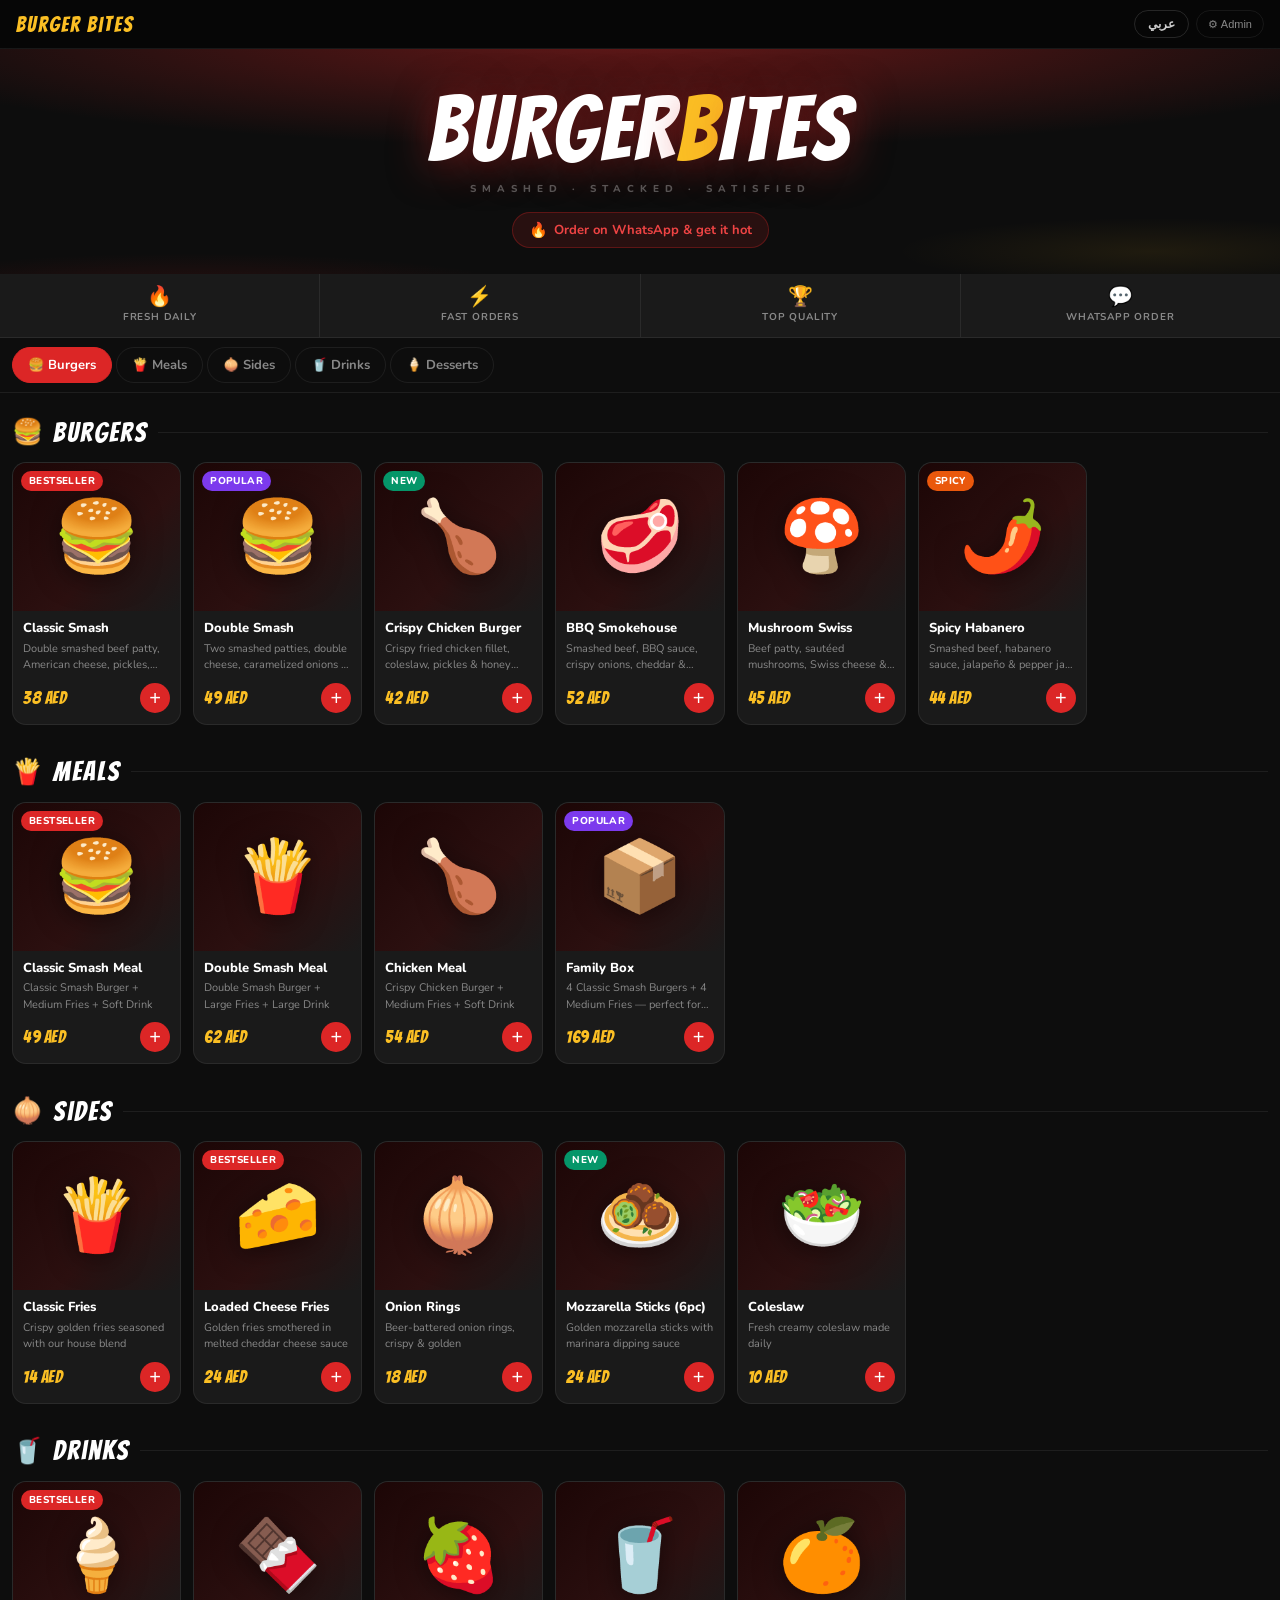
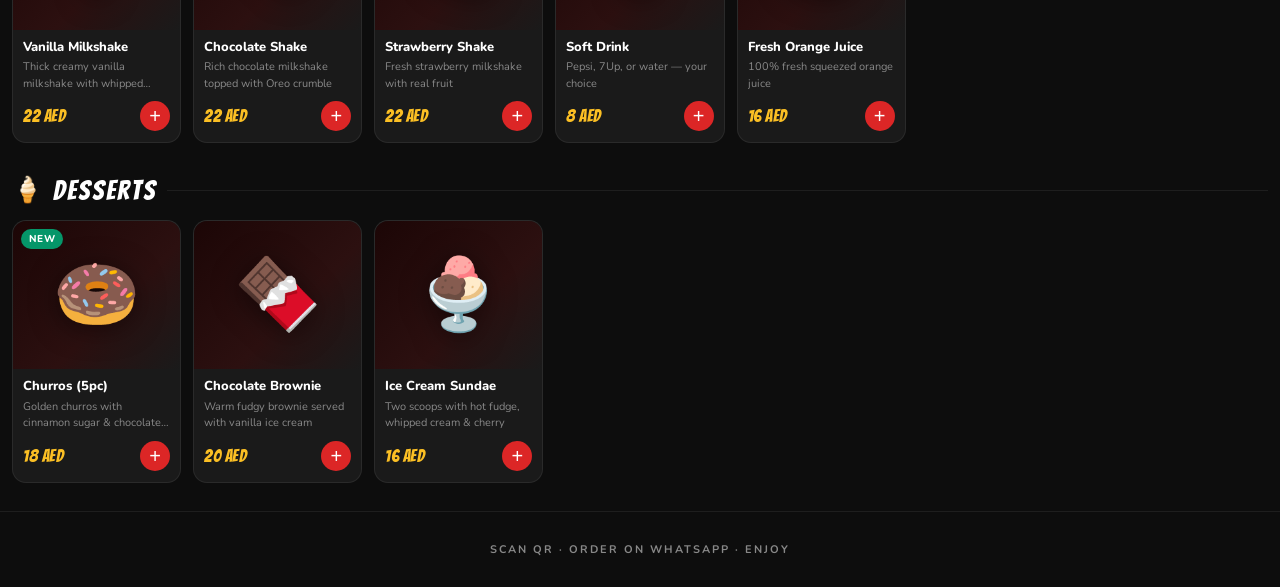
<file: burgerbites-menu.html>
<!DOCTYPE html>
<html lang="en" dir="ltr">
<head>
<meta charset="UTF-8">
<meta name="viewport" content="width=device-width, initial-scale=1.0, maximum-scale=1.0, user-scalable=no">
<title>Burger Bites — Menu</title>
<link href="https://fonts.googleapis.com/css2?family=Bangers&family=Nunito:wght@400;600;700;800;900&family=Noto+Kufi+Arabic:wght@400;600;700;800&display=swap" rel="stylesheet">
<style>
:root{
  --red:#DC2626;--red-l:#EF4444;--red-d:#B91C1C;
  --yellow:#FBBF24;
  --bg:#0d0d0d;--bg2:#111;
  --card:#1a1a1a;--card2:#1f1f1f;
  --border:rgba(255,255,255,.07);--border2:rgba(255,255,255,.13);
  --text:#fff;--text2:#ccc;--text3:#888;
}
*{margin:0;padding:0;box-sizing:border-box;-webkit-tap-highlight-color:transparent;}
html{scroll-behavior:smooth;}
body{background:var(--bg);color:var(--text);font-family:'Nunito',sans-serif;min-height:100vh;overflow-x:hidden;}
[dir="rtl"] body{font-family:'Noto Kufi Arabic','Nunito',sans-serif;}

/* TOPBAR */
.topbar{
  display:flex;justify-content:space-between;align-items:center;
  padding:10px 16px;background:rgba(0,0,0,.5);
  border-bottom:1px solid var(--border);
  position:sticky;top:0;z-index:50;backdrop-filter:blur(10px);
}
.top-name{font-family:'Bangers',cursive;font-size:21px;letter-spacing:2px;color:var(--yellow);}
.topbar-right{display:flex;gap:7px;}
.lang-btn{padding:5px 13px;background:transparent;border:1px solid var(--border2);color:var(--text2);border-radius:20px;font-family:inherit;font-size:12px;font-weight:700;cursor:pointer;transition:.2s;}
.lang-btn:hover{background:var(--border);color:var(--text);}
.admin-link{padding:5px 11px;background:transparent;border:1px solid var(--border);color:var(--text3);border-radius:20px;font-size:11px;cursor:pointer;transition:.2s;}
.admin-link:hover{border-color:var(--border2);color:var(--text2);}

/* HERO */
.hero{position:relative;background:var(--bg);padding:36px 20px 26px;text-align:center;overflow:hidden;}
.hero::before{
  content:'';position:absolute;inset:0;pointer-events:none;
  background:
    radial-gradient(ellipse 90% 70% at 50% -5%,rgba(220,38,38,.42) 0%,transparent 70%),
    radial-gradient(ellipse 50% 35% at 15% 110%,rgba(185,28,28,.18) 0%,transparent 55%),
    radial-gradient(ellipse 40% 30% at 90% 90%,rgba(251,191,36,.08) 0%,transparent 50%);
}
.hero-logo{font-family:'Bangers',cursive;font-size:clamp(54px,13vw,90px);letter-spacing:3px;line-height:1;position:relative;text-shadow:0 4px 40px rgba(220,38,38,.5);}
.hero-logo em{color:var(--yellow);font-style:normal;}
.hero-tag{font-size:10px;font-weight:800;letter-spacing:6px;text-transform:uppercase;color:rgba(255,255,255,.3);margin:7px 0 16px;position:relative;}
.hero-badge{display:inline-flex;align-items:center;gap:6px;background:rgba(220,38,38,.13);border:1px solid rgba(220,38,38,.3);border-radius:40px;padding:7px 16px;font-size:13px;font-weight:700;color:var(--red-l);position:relative;}
.hero-badge::before{content:'🔥';font-size:15px;}

/* STATS BAR */
.stats-bar{display:flex;overflow-x:auto;background:var(--card);border-bottom:1px solid var(--border);scrollbar-width:none;}
.stats-bar::-webkit-scrollbar{display:none;}
.stat-item{flex:1;min-width:80px;padding:13px 6px;text-align:center;border-right:1px solid var(--border);}
.stat-item:last-child{border-right:none;}
.stat-val{font-size:20px;line-height:1;}
.stat-lbl{font-size:10px;color:var(--text3);font-weight:700;text-transform:uppercase;letter-spacing:.8px;margin-top:3px;}

/* NAV */
.sticky-nav{position:sticky;top:44px;z-index:40;background:var(--bg);border-bottom:1px solid var(--border);overflow-x:auto;scrollbar-width:none;display:flex;gap:4px;padding:9px 12px;}
.sticky-nav::-webkit-scrollbar{display:none;}
.nav-tab{white-space:nowrap;padding:8px 15px;border-radius:24px;border:1px solid var(--border);background:transparent;color:var(--text3);font-family:inherit;font-size:13px;font-weight:700;cursor:pointer;transition:.2s;display:flex;align-items:center;gap:5px;}
.nav-tab:hover{color:var(--text2);border-color:var(--border2);}
.nav-tab.active{background:var(--red);border-color:var(--red);color:#fff;}

/* SECTION */
.menu-section{padding:0 12px 8px;}
.section-header{padding:22px 0 13px;display:flex;align-items:center;gap:10px;}
.sec-icon{font-size:25px;}
.sec-name{font-family:'Bangers',cursive;font-size:27px;letter-spacing:2px;}
.sec-line{flex:1;height:1px;background:var(--border);}

/* GRID */
.cards-grid{display:grid;gap:12px;grid-template-columns:repeat(auto-fill,minmax(155px,1fr));}
@media(max-width:380px){.cards-grid{grid-template-columns:1fr 1fr;}}

/* CARD */
.card{background:var(--card);border-radius:14px;overflow:hidden;border:1px solid var(--border);transition:transform .2s,border-color .2s;position:relative;}
.card:hover{transform:translateY(-2px);border-color:var(--border2);}
.cimg{height:148px;position:relative;overflow:hidden;background:linear-gradient(135deg,#1c0606 0%,#2c1010 60%,#1a1a1a 100%);display:flex;align-items:center;justify-content:center;}
.cimg img{width:100%;height:100%;object-fit:cover;display:block;}
.food-emoji{font-size:70px;line-height:1;filter:drop-shadow(0 4px 14px rgba(0,0,0,.5));}
.badge{position:absolute;top:8px;left:8px;padding:3px 8px;border-radius:11px;font-size:10px;font-weight:800;text-transform:uppercase;letter-spacing:.4px;}
[dir="rtl"] .badge{left:auto;right:8px;}
.badge.bestseller{background:#DC2626;color:#fff;}
.badge.popular{background:#7C3AED;color:#fff;}
.badge.new{background:#059669;color:#fff;}
.badge.spicy{background:#EA580C;color:#fff;}
.cbody{padding:9px 10px 11px;}
.cname{font-weight:800;font-size:13px;line-height:1.35;margin-bottom:3px;}
.cdesc{font-size:11px;color:var(--text3);line-height:1.5;margin-bottom:9px;display:-webkit-box;-webkit-line-clamp:2;-webkit-box-orient:vertical;overflow:hidden;}
.cprow{display:flex;align-items:center;justify-content:space-between;}
.cprice{font-family:'Bangers',cursive;font-size:17px;color:var(--yellow);letter-spacing:.5px;}
.add-btn{width:30px;height:30px;border-radius:50%;background:var(--red);border:none;color:#fff;font-size:20px;line-height:28px;text-align:center;cursor:pointer;transition:.15s;display:flex;align-items:center;justify-content:center;font-weight:300;}
.add-btn:hover{background:var(--red-l);}
.add-btn:active{transform:scale(.88);}

/* CART FAB */
.cart-fab{position:fixed;bottom:24px;right:18px;z-index:100;display:none;align-items:center;gap:8px;padding:12px 20px;background:var(--red);border:none;border-radius:30px;color:#fff;font-family:inherit;font-size:15px;font-weight:800;cursor:pointer;box-shadow:0 4px 22px rgba(220,38,38,.5);animation:fabIn .3s ease;}
.cart-fab.show{display:flex;}
[dir="rtl"] .cart-fab{right:auto;left:18px;}
@keyframes fabIn{from{transform:scale(.8) translateY(10px);opacity:0}to{transform:none;opacity:1}}
.cart-badge{background:var(--yellow);color:#000;border-radius:50%;width:22px;height:22px;display:flex;align-items:center;justify-content:center;font-size:12px;font-weight:900;}

/* CART OVERLAY */
.cart-overlay{position:fixed;inset:0;z-index:200;background:rgba(0,0,0,.72);backdrop-filter:blur(4px);display:none;align-items:flex-end;justify-content:center;}
.cart-overlay.open{display:flex;}
.cart-drawer{width:100%;max-width:480px;max-height:90vh;background:var(--bg2);border-radius:22px 22px 0 0;display:flex;flex-direction:column;overflow:hidden;}
.cart-top{padding:15px 20px;display:flex;justify-content:space-between;align-items:center;border-bottom:1px solid var(--border);flex-shrink:0;}
.cart-title{font-family:'Bangers',cursive;font-size:23px;letter-spacing:2px;}
.cart-close{background:var(--card2);border:none;color:var(--text2);width:32px;height:32px;border-radius:50%;cursor:pointer;font-size:16px;}
#cartBody{flex:1;overflow-y:auto;padding:10px 16px;}
.cart-empty{text-align:center;padding:36px 20px;color:var(--text3);}
.cart-empty-icon{font-size:46px;margin-bottom:10px;}

/* CART ITEMS */
.cart-item{display:flex;align-items:center;gap:10px;padding:9px 0;border-bottom:1px solid var(--border);}
.ci-emoji{font-size:30px;flex-shrink:0;}
.ci-info{flex:1;}
.ci-name{font-weight:700;font-size:13px;}
.ci-price{font-size:12px;color:var(--text3);margin-top:2px;}
.ci-controls{display:flex;align-items:center;gap:8px;}
.ci-btn{width:27px;height:27px;border-radius:50%;background:var(--card);border:1px solid var(--border2);color:var(--text);cursor:pointer;font-size:16px;line-height:1;display:flex;align-items:center;justify-content:center;}
.ci-qty{font-weight:800;min-width:18px;text-align:center;font-size:14px;}

/* CART BOTTOM */
#cartBottom{padding:0 16px;flex-shrink:0;border-top:1px solid var(--border);}
.order-num-banner{padding:9px 0 5px;font-size:12px;color:var(--text3);font-weight:700;}
.order-num-banner span{font-weight:900;color:var(--red);}
.section-label{font-size:11px;font-weight:800;text-transform:uppercase;color:var(--text3);letter-spacing:1px;margin-bottom:8px;}
.ot-tabs{display:flex;gap:6px;margin-bottom:11px;}
.ot-btn{flex:1;padding:9px 4px;background:var(--card);border:1px solid var(--border);border-radius:11px;color:var(--text2);font-family:inherit;font-size:11px;font-weight:700;cursor:pointer;transition:.2s;display:flex;flex-direction:column;align-items:center;gap:4px;}
.ot-btn.on{background:rgba(220,38,38,.14);border-color:var(--red);color:var(--red-l);}
.ot-icon{font-size:17px;}
.order-input-label{font-size:12px;color:var(--text3);font-weight:700;margin-bottom:5px;}
.order-input{width:100%;padding:9px 12px;background:var(--card);border:1px solid var(--border2);border-radius:10px;color:var(--text);font-family:inherit;font-size:13px;outline:none;}
.cart-footer{padding:11px 0 15px;}
.cart-total{display:flex;justify-content:space-between;align-items:center;margin-bottom:9px;}
.cart-total-lbl{font-weight:700;font-size:14px;color:var(--text2);}
.cart-total-val{font-family:'Bangers',cursive;font-size:22px;color:var(--yellow);}
.cart-notes{width:100%;padding:9px 12px;background:var(--card);border:1px solid var(--border2);border-radius:10px;color:var(--text2);font-family:inherit;font-size:13px;resize:none;outline:none;margin-bottom:9px;}
.order-btn{width:100%;padding:14px;background:var(--red);border:none;border-radius:13px;color:#fff;font-family:inherit;font-size:15px;font-weight:800;cursor:pointer;transition:.2s;}
.order-btn:hover{background:var(--red-l);}

/* SUCCESS */
.success-overlay{position:fixed;inset:0;z-index:300;background:rgba(0,0,0,.92);display:none;flex-direction:column;align-items:center;justify-content:center;text-align:center;padding:20px;}
.success-overlay.show{display:flex;}
.s-icon{font-size:70px;animation:pop .4s ease;}
.s-title{font-family:'Bangers',cursive;font-size:36px;letter-spacing:2px;margin:12px 0 4px;}
.s-sub{color:var(--text3);font-size:14px;margin-bottom:6px;}
.s-num{font-family:'Bangers',cursive;font-size:52px;color:var(--yellow);letter-spacing:4px;}
.s-detail{color:var(--text2);font-size:13px;margin:8px 0 24px;}
.s-close{padding:13px 40px;background:var(--red);border:none;border-radius:13px;color:#fff;font-family:inherit;font-size:15px;font-weight:800;cursor:pointer;}
@keyframes pop{from{transform:scale(.3);opacity:0}to{transform:scale(1);opacity:1}}

/* ADMIN */
.admin-overlay{position:fixed;inset:0;z-index:400;background:rgba(0,0,0,.8);display:none;align-items:center;justify-content:center;padding:16px;}
.admin-overlay.open{display:flex;}
.admin-panel{width:100%;max-width:540px;max-height:90vh;background:#1a1a1a;border-radius:18px;overflow:hidden;display:flex;flex-direction:column;border:1px solid var(--border2);}
.admin-header{padding:14px 18px;display:flex;justify-content:space-between;align-items:center;border-bottom:1px solid var(--border);flex-shrink:0;background:rgba(220,38,38,.07);}
.admin-title{font-family:'Bangers',cursive;font-size:21px;letter-spacing:2px;}
.admin-close-btn{background:none;border:1px solid var(--border2);color:var(--text2);padding:5px 13px;border-radius:18px;cursor:pointer;font-size:12px;}
.admin-tabs{display:flex;border-bottom:1px solid var(--border);flex-shrink:0;overflow-x:auto;scrollbar-width:none;}
.admin-tabs::-webkit-scrollbar{display:none;}
.admin-tab{padding:9px 13px;background:none;border:none;color:var(--text3);font-family:inherit;font-size:12px;font-weight:700;cursor:pointer;border-bottom:2px solid transparent;white-space:nowrap;transition:.2s;}
.admin-tab.active{color:var(--red-l);border-bottom-color:var(--red);}
.admin-body{flex:1;overflow-y:auto;padding:15px;}
.a-label{font-size:11px;font-weight:800;text-transform:uppercase;color:var(--text3);letter-spacing:1px;margin-bottom:5px;display:block;margin-top:10px;}
.a-label:first-child{margin-top:0;}
.a-input,.a-select,.a-textarea{width:100%;padding:8px 11px;background:var(--card2);border:1px solid var(--border2);border-radius:9px;color:var(--text);font-family:inherit;font-size:13px;outline:none;transition:.2s;}
.a-input:focus,.a-select:focus,.a-textarea:focus{border-color:var(--red);}
.a-textarea{resize:vertical;min-height:56px;}
.a-select{appearance:none;}
.a-row{display:grid;grid-template-columns:1fr 1fr;gap:8px;}
.a-btn{padding:9px 16px;background:var(--red);border:none;border-radius:9px;color:#fff;font-family:inherit;font-size:13px;font-weight:700;cursor:pointer;transition:.2s;}
.a-btn:hover{background:var(--red-l);}
.a-btn.sec{background:var(--card2);color:var(--text2);}
.a-btn.sec:hover{background:var(--card);}
.a-btn.danger{background:#7f1d1d;color:#fca5a5;}
.a-divider{border:none;border-top:1px solid var(--border);margin:14px 0;}
.a-section-title{font-weight:800;font-size:13px;margin-bottom:10px;}

/* ITEM LIST */
.item-list{display:flex;flex-direction:column;gap:5px;}
.item-row{display:flex;align-items:center;gap:8px;background:var(--card2);border:1px solid var(--border);border-radius:9px;padding:7px 9px;}
.ir-emoji{font-size:21px;flex-shrink:0;}
.ir-info{flex:1;min-width:0;}
.ir-name{font-weight:700;font-size:12px;white-space:nowrap;overflow:hidden;text-overflow:ellipsis;}
.ir-meta{font-size:10px;color:var(--text3);}
.ir-btns{display:flex;gap:3px;flex-shrink:0;}
.i-btn{padding:4px 7px;background:var(--card);border:1px solid var(--border2);border-radius:7px;color:var(--text3);font-size:10px;cursor:pointer;transition:.2s;}
.i-btn:hover{color:var(--text);}
.i-btn.hide{color:#F59E0B;}
.i-btn.del{color:#ef4444;}

/* CAT LIST */
.cat-row{display:flex;align-items:center;gap:9px;background:var(--card2);border:1px solid var(--border);border-radius:9px;padding:9px 11px;margin-bottom:5px;}
.cr-icon{font-size:19px;}
.cr-name{flex:1;font-weight:700;font-size:13px;}

/* TOAST */
.toast{position:fixed;bottom:90px;left:50%;transform:translateX(-50%) translateY(16px);z-index:500;background:#1f1f1f;color:#fff;border:1px solid var(--border2);padding:9px 17px;border-radius:22px;font-size:13px;font-weight:600;opacity:0;transition:.3s;pointer-events:none;white-space:nowrap;}
.toast.show{opacity:1;transform:translateX(-50%);}

/* FOOTER */
footer{text-align:center;padding:30px 16px;color:var(--text3);font-size:11px;font-weight:700;letter-spacing:2px;text-transform:uppercase;border-top:1px solid var(--border);margin-top:20px;}

/* ITEM MODAL */
.im-overlay{position:fixed;inset:0;z-index:150;background:rgba(0,0,0,.78);backdrop-filter:blur(5px);display:none;align-items:flex-end;justify-content:center;}
.im-overlay.open{display:flex;}
.im-sheet{width:100%;max-width:480px;background:#1a1a1a;border-radius:22px 22px 0 0;overflow:hidden;animation:imUp .28s ease;}
@keyframes imUp{from{transform:translateY(50px);opacity:0}to{transform:none;opacity:1}}
.im-img{height:200px;position:relative;overflow:hidden;background:linear-gradient(135deg,#1c0606 0%,#2d1010 60%,#1a1a1a 100%);display:flex;align-items:center;justify-content:center;}
.im-img img{width:100%;height:100%;object-fit:cover;display:block;}
.im-img-emoji{font-size:88px;filter:drop-shadow(0 4px 16px rgba(0,0,0,.5));}
.im-close{position:absolute;top:11px;right:11px;background:rgba(0,0,0,.55);border:none;color:#fff;width:30px;height:30px;border-radius:50%;cursor:pointer;font-size:14px;display:flex;align-items:center;justify-content:center;}
[dir="rtl"] .im-close{right:auto;left:11px;}
.im-body{padding:16px 20px 28px;}
.im-badge-row{margin-bottom:7px;}
.im-badge-row .badge{position:static;display:inline-block;}
.im-name{font-family:'Bangers',cursive;font-size:24px;letter-spacing:1px;margin-bottom:5px;line-height:1.2;}
.im-desc{font-size:13px;color:var(--text2);line-height:1.55;margin-bottom:12px;}
.im-price{font-family:'Bangers',cursive;font-size:21px;color:var(--yellow);margin-bottom:16px;}
.im-qty-row{display:flex;align-items:center;justify-content:space-between;margin-bottom:16px;}
.im-qty-lbl{font-size:14px;font-weight:700;color:var(--text2);}
.im-qty-ctrl{display:flex;align-items:center;gap:14px;}
.im-qty-btn{width:36px;height:36px;border-radius:50%;background:var(--card2);border:1px solid var(--border2);color:var(--text);cursor:pointer;font-size:21px;display:flex;align-items:center;justify-content:center;transition:.15s;}
.im-qty-btn:hover{border-color:var(--red);color:var(--red-l);}
.im-qty-val{font-size:18px;font-weight:800;min-width:26px;text-align:center;}
.im-add{width:100%;padding:14px;background:var(--red);border:none;border-radius:13px;color:#fff;font-family:inherit;font-size:15px;font-weight:800;cursor:pointer;transition:.2s;letter-spacing:.2px;}
.im-add:hover{background:var(--red-l);}

/* RTL */
[dir="rtl"] .cprow,[dir="rtl"] .cart-total,[dir="rtl"] .cart-top,[dir="rtl"] .cart-item{flex-direction:row-reverse;}
[dir="rtl"] .ot-tabs{flex-direction:row-reverse;}
</style>
</head>
<body>

<div class="topbar">
  <div class="top-name" id="topName">BURGER BITES</div>
  <div class="topbar-right">
    <button class="lang-btn" id="langBtn" onclick="toggleLang()">عربي</button>
    <button class="admin-link" onclick="openAdminLogin()">⚙ Admin</button>
  </div>
</div>

<div class="hero">
  <div class="hero-logo">BURGER<em>B</em>ITES</div>
  <div class="hero-tag" id="heroTag">SMASHED · STACKED · SATISFIED</div>
  <div class="hero-badge" id="heroBadge">Order on WhatsApp &amp; get it hot</div>
</div>

<div class="stats-bar">
  <div class="stat-item"><div class="stat-val">🔥</div><div class="stat-lbl" id="s1">Fresh Daily</div></div>
  <div class="stat-item"><div class="stat-val">⚡</div><div class="stat-lbl" id="s2">Fast Orders</div></div>
  <div class="stat-item"><div class="stat-val">🏆</div><div class="stat-lbl" id="s3">Top Quality</div></div>
  <div class="stat-item"><div class="stat-val">💬</div><div class="stat-lbl" id="s4">WhatsApp Order</div></div>
</div>

<div class="sticky-nav" id="stickyNav"></div>
<div id="menuEl"></div>
<footer id="footerEl">Scan QR · Order on WhatsApp · Enjoy</footer>

<button class="cart-fab" id="cartFab" onclick="openCart()">
  🛒 <span id="fabLabel">Cart</span> <span class="cart-badge" id="cartBadge">0</span>
</button>

<div class="cart-overlay" id="cartOverlay" onclick="if(event.target===this)closeCart()">
  <div class="cart-drawer">
    <div class="cart-top">
      <div class="cart-title" id="cartTitle">🍔 Your Order</div>
      <button class="cart-close" onclick="closeCart()">✕</button>
    </div>
    <div id="cartBody"></div>
    <div id="cartBottom" style="display:none">
      <div class="order-num-banner" id="orderNumBanner">Order <span id="orderNumVal">#001</span></div>
      <div style="padding-bottom:8px">
        <div class="section-label" id="howLabel">HOW WOULD YOU LIKE IT?</div>
        <div class="ot-tabs">
          <button class="ot-btn on" onclick="setType('dine',this)"><span class="ot-icon">🍽️</span><span id="otDine">Dine In</span></button>
          <button class="ot-btn" onclick="setType('pickup',this)"><span class="ot-icon">🛍️</span><span id="otPickup">Pickup</span></button>
          <button class="ot-btn" onclick="setType('delivery',this)"><span class="ot-icon">🚗</span><span id="otDelivery">Delivery</span></button>
        </div>
        <div class="order-input-label" id="typeLabel">Table Number</div>
        <input class="order-input" id="typeInput" type="text" placeholder="e.g. Table 5">
      </div>
      <div class="cart-footer">
        <div class="cart-total">
          <span class="cart-total-lbl" id="totalLabel">Total</span>
          <span class="cart-total-val" id="cartTotal">0 AED</span>
        </div>
        <textarea class="cart-notes" id="cartNotes" rows="2" placeholder="Special requests, allergies..."></textarea>
        <button class="order-btn" id="orderBtn" onclick="sendOrder()">💬 Send Order on WhatsApp</button>
      </div>
    </div>
  </div>
</div>

<div class="success-overlay" id="successOverlay">
  <div class="s-icon">🎉</div>
  <div class="s-title" id="sTitle">Order Sent!</div>
  <div class="s-sub" id="sSub">Your order number is</div>
  <div class="s-num" id="sNum">#001</div>
  <div class="s-detail" id="sDetail"></div>
  <button class="s-close" onclick="document.getElementById('successOverlay').classList.remove('show')" id="sDone">✓ Done</button>
</div>

<div class="toast" id="toast"></div>

<!-- ADMIN LOGIN -->
<div class="admin-overlay" id="loginOverlay" onclick="if(event.target===this)this.classList.remove('open')">
  <div class="admin-panel" style="max-height:280px">
    <div class="admin-header">
      <div class="admin-title">🔒 Admin Login</div>
      <button class="admin-close-btn" onclick="document.getElementById('loginOverlay').classList.remove('open')">Cancel</button>
    </div>
    <div class="admin-body">
      <label class="a-label">Password</label>
      <input class="a-input" type="password" id="adminPassInput" placeholder="Enter password" onkeydown="if(event.key==='Enter')checkPass()">
      <div id="loginErr" style="color:#ef4444;font-size:12px;margin-top:6px;display:none">Incorrect password</div>
      <div style="margin-top:12px">
        <button class="a-btn" onclick="checkPass()" style="width:100%">Login</button>
      </div>
    </div>
  </div>
</div>

<!-- ADMIN PANEL -->
<!-- ITEM MODAL -->
<div class="im-overlay" id="itemModal" onclick="if(event.target===this)closeItemModal()">
  <div class="im-sheet">
    <div class="im-img" id="imImg"></div>
    <div class="im-body">
      <div class="im-badge-row" id="imBadgeRow"></div>
      <div class="im-name" id="imName"></div>
      <div class="im-desc" id="imDesc"></div>
      <div class="im-price" id="imPrice"></div>
      <div class="im-qty-row">
        <span class="im-qty-lbl" id="imQtyLbl">Quantity</span>
        <div class="im-qty-ctrl">
          <button class="im-qty-btn" onclick="chgMQty(-1)">−</button>
          <span class="im-qty-val" id="imQty">1</span>
          <button class="im-qty-btn" onclick="chgMQty(1)">+</button>
        </div>
      </div>
      <button class="im-add" id="imAddBtn" onclick="addFromModal()">Add to Cart</button>
    </div>
  </div>
</div>

<div class="admin-overlay" id="adminOverlay" onclick="if(event.target===this)closeAdmin()">
  <div class="admin-panel">
    <div class="admin-header">
      <div class="admin-title">⚙ Admin Panel</div>
      <button class="admin-close-btn" onclick="closeAdmin()">Close ✕</button>
    </div>
    <div class="admin-tabs" id="adminTabs">
      <button class="admin-tab active" onclick="switchTab('items',this)">Items</button>
      <button class="admin-tab" onclick="switchTab('categories',this)">Categories</button>
      <button class="admin-tab" onclick="switchTab('contact',this)">Contact</button>
      <button class="admin-tab" onclick="switchTab('branding',this)">Branding</button>
      <button class="admin-tab" onclick="switchTab('text',this)">Text</button>
    </div>
    <div class="admin-body" id="adminBody"></div>
  </div>
</div>

<script>
var ADMIN_PASS = '123456';
var SK = 'bb_menu_v1';
var OK = 'bb_orders_v1';
var lang = 'en';
var cart = {};
var orderType = 'dine';
var editId = null;

// ─── DEFAULT DATA ───────────────────────────────────────────
var DEF = {
  name:'Burger Bites', name_ar:'برجر بايتس',
  tagline:'SMASHED · STACKED · SATISFIED', tagline_ar:'مشوي · طازج · لذيذ',
  heroBadge:'Order on WhatsApp & get it hot', heroBadge_ar:'اطلب على واتساب واحصل عليه ساخناً',
  wa:'971XXXXXXXXX', address:'',
  primaryColor:'#DC2626',
  footerText:'Scan QR · Order on WhatsApp · Enjoy',
  footerText_ar:'امسح QR · اطلب واتساب · استمتع',
  categories:[
    {id:'burgers', name:'Burgers',  name_ar:'برجر',    icon:'🍔', hidden:false},
    {id:'meals',   name:'Meals',    name_ar:'وجبات',   icon:'🍟', hidden:false},
    {id:'sides',   name:'Sides',    name_ar:'مقبلات',  icon:'🧅', hidden:false},
    {id:'drinks',  name:'Drinks',   name_ar:'مشروبات', icon:'🥤', hidden:false},
    {id:'desserts',name:'Desserts', name_ar:'حلويات',  icon:'🍦', hidden:false}
  ],
  items:[
    {id:1, cat:'burgers', name:'Classic Smash',         name_ar:'سماش كلاسيك',
     desc:'Double smashed beef patty, American cheese, pickles, mustard & house sauce',
     desc_ar:'باتي بيف سماش مضاعف، جبن أمريكي، مخلل، خردل وصلصة المنزل',
     price:38, badge:'bestseller', emoji:'🍔', img:'', hidden:false},
    {id:2, cat:'burgers', name:'Double Smash',           name_ar:'دبل سماش',
     desc:'Two smashed patties, double cheese, caramelized onions & special sauce',
     desc_ar:'باتيين سماش، جبن مضاعف، بصل كرمل وصلصة خاصة',
     price:49, badge:'popular', emoji:'🍔', img:'', hidden:false},
    {id:3, cat:'burgers', name:'Crispy Chicken Burger',  name_ar:'برجر دجاج كريسبي',
     desc:'Crispy fried chicken fillet, coleslaw, pickles & honey mustard',
     desc_ar:'فيليه دجاج كريسبي، كول سلو، مخلل وخردل بالعسل',
     price:42, badge:'new', emoji:'🍗', img:'', hidden:false},
    {id:4, cat:'burgers', name:'BBQ Smokehouse',          name_ar:'BBQ سموك هاوس',
     desc:'Smashed beef, BBQ sauce, crispy onions, cheddar & smoky bacon',
     desc_ar:'بيف سماش، صلصة BBQ، بصل كريسبي، شيدر ولحم مقدد مدخن',
     price:52, badge:'', emoji:'🥩', img:'', hidden:false},
    {id:5, cat:'burgers', name:'Mushroom Swiss',          name_ar:'مشروم سويس',
     desc:'Beef patty, sautéed mushrooms, Swiss cheese & garlic aioli',
     desc_ar:'باتي بيف، مشروم مقلي، جبن سويس وصلصة ثوم',
     price:45, badge:'', emoji:'🍄', img:'', hidden:false},
    {id:6, cat:'burgers', name:'Spicy Habanero',          name_ar:'هابانيرو حار',
     desc:'Smashed beef, habanero sauce, jalapeño & pepper jack cheese',
     desc_ar:'بيف سماش، صلصة هابانيرو، خيار حار وجبن بيبر جاك',
     price:44, badge:'spicy', emoji:'🌶️', img:'', hidden:false},

    {id:7, cat:'meals', name:'Classic Smash Meal',       name_ar:'وجبة سماش كلاسيك',
     desc:'Classic Smash Burger + Medium Fries + Soft Drink',
     desc_ar:'برجر سماش كلاسيك + بطاطس وسط + مشروب غازي',
     price:49, badge:'bestseller', emoji:'🍔', img:'', hidden:false},
    {id:8, cat:'meals', name:'Double Smash Meal',         name_ar:'وجبة دبل سماش',
     desc:'Double Smash Burger + Large Fries + Large Drink',
     desc_ar:'برجر دبل سماش + بطاطس كبير + مشروب كبير',
     price:62, badge:'', emoji:'🍟', img:'', hidden:false},
    {id:9, cat:'meals', name:'Chicken Meal',              name_ar:'وجبة الدجاج',
     desc:'Crispy Chicken Burger + Medium Fries + Soft Drink',
     desc_ar:'برجر دجاج كريسبي + بطاطس وسط + مشروب غازي',
     price:54, badge:'', emoji:'🍗', img:'', hidden:false},
    {id:10,cat:'meals', name:'Family Box',                name_ar:'صندوق العائلة',
     desc:'4 Classic Smash Burgers + 4 Medium Fries — perfect for sharing',
     desc_ar:'٤ برجر سماش كلاسيك + ٤ بطاطس وسط — مثالي للعائلة',
     price:169, badge:'popular', emoji:'📦', img:'', hidden:false},

    {id:11,cat:'sides', name:'Classic Fries',             name_ar:'بطاطس كلاسيك',
     desc:'Crispy golden fries seasoned with our house blend',
     desc_ar:'بطاطس ذهبية مقرمشة بتوابل خاصة',
     price:14, badge:'', emoji:'🍟', img:'', hidden:false},
    {id:12,cat:'sides', name:'Loaded Cheese Fries',       name_ar:'بطاطس بالجبن',
     desc:'Golden fries smothered in melted cheddar cheese sauce',
     desc_ar:'بطاطس ذهبية مغطاة بصلصة الشيدر المذوبة',
     price:24, badge:'bestseller', emoji:'🧀', img:'', hidden:false},
    {id:13,cat:'sides', name:'Onion Rings',                name_ar:'حلقات البصل',
     desc:'Beer-battered onion rings, crispy & golden',
     desc_ar:'حلقات بصل بعجينة مقرمشة وذهبية',
     price:18, badge:'', emoji:'🧅', img:'', hidden:false},
    {id:14,cat:'sides', name:'Mozzarella Sticks (6pc)',    name_ar:'موزاريلا ستيكس (٦ قطع)',
     desc:'Golden mozzarella sticks with marinara dipping sauce',
     desc_ar:'عصي موزاريلا ذهبية مع صلصة المارينارا',
     price:24, badge:'new', emoji:'🧆', img:'', hidden:false},
    {id:15,cat:'sides', name:'Coleslaw',                   name_ar:'كول سلو',
     desc:'Fresh creamy coleslaw made daily',
     desc_ar:'كول سلو طازج كريمي يُحضَّر يومياً',
     price:10, badge:'', emoji:'🥗', img:'', hidden:false},

    {id:16,cat:'drinks', name:'Vanilla Milkshake',         name_ar:'ميلك شيك فانيلا',
     desc:'Thick creamy vanilla milkshake with whipped cream',
     desc_ar:'ميلك شيك فانيلا كثيف مع كريمة مخفوقة',
     price:22, badge:'bestseller', emoji:'🍦', img:'', hidden:false},
    {id:17,cat:'drinks', name:'Chocolate Shake',            name_ar:'شيك شوكولاتة',
     desc:'Rich chocolate milkshake topped with Oreo crumble',
     desc_ar:'شيك شوكولاتة غني مع فتات أوريو',
     price:22, badge:'', emoji:'🍫', img:'', hidden:false},
    {id:18,cat:'drinks', name:'Strawberry Shake',           name_ar:'شيك فراولة',
     desc:'Fresh strawberry milkshake with real fruit',
     desc_ar:'شيك فراولة طازج مع قطع فاكهة حقيقية',
     price:22, badge:'', emoji:'🍓', img:'', hidden:false},
    {id:19,cat:'drinks', name:'Soft Drink',                 name_ar:'مشروب غازي',
     desc:'Pepsi, 7Up, or water — your choice',
     desc_ar:'بيبسي، سفن أب، أو ماء — اختيارك',
     price:8,  badge:'', emoji:'🥤', img:'', hidden:false},
    {id:20,cat:'drinks', name:'Fresh Orange Juice',         name_ar:'عصير برتقال طازج',
     desc:'100% fresh squeezed orange juice',
     desc_ar:'عصير برتقال طازج ١٠٠٪',
     price:16, badge:'', emoji:'🍊', img:'', hidden:false},

    {id:21,cat:'desserts', name:'Churros (5pc)',             name_ar:'تشوروس (٥ قطع)',
     desc:'Golden churros with cinnamon sugar & chocolate dipping sauce',
     desc_ar:'تشوروس ذهبي بالقرفة والسكر مع شوكولاتة للتغميس',
     price:18, badge:'new', emoji:'🍩', img:'', hidden:false},
    {id:22,cat:'desserts', name:'Chocolate Brownie',         name_ar:'براوني شوكولاتة',
     desc:'Warm fudgy brownie served with vanilla ice cream',
     desc_ar:'براوني شوكولاتة دافئ مع آيس كريم فانيلا',
     price:20, badge:'', emoji:'🍫', img:'', hidden:false},
    {id:23,cat:'desserts', name:'Ice Cream Sundae',          name_ar:'صنداي آيس كريم',
     desc:'Two scoops with hot fudge, whipped cream & cherry',
     desc_ar:'سكوبتان مع صلصة شوكولاتة ساخنة، كريمة مخفوقة وكرز',
     price:16, badge:'', emoji:'🍨', img:'', hidden:false}
  ]
};

// ─── DATA LOAD/SAVE ─────────────────────────────────────────
var D = (function(){
  try{ var s=localStorage.getItem(SK); if(s) return JSON.parse(s); }catch(e){}
  return JSON.parse(JSON.stringify(DEF));
})();

function save(){ try{ localStorage.setItem(SK,JSON.stringify(D)); }catch(e){} }

// ─── LANGUAGE ──────────────────────────────────────────────
var TR = {
  cartTitle:     {en:'🍔 Your Order',  ar:'🍔 طلبك'},
  fabLabel:      {en:'Cart',           ar:'السلة'},
  emptyCart:     {en:'Your cart is empty!', ar:'سلتك فارغة!'},
  orderNum:      {en:'Order',          ar:'طلب'},
  howLabel:      {en:'HOW WOULD YOU LIKE IT?', ar:'كيف تريد طلبك؟'},
  otDine:        {en:'Dine In',        ar:'تناول هنا'},
  otPickup:      {en:'Pickup',         ar:'استلام'},
  otDelivery:    {en:'Delivery',       ar:'توصيل'},
  totalLabel:    {en:'Total',          ar:'المجموع'},
  orderBtn:      {en:'💬 Send Order on WhatsApp', ar:'💬 أرسل الطلب على واتساب'},
  sTitle:        {en:'Order Sent!',    ar:'تم إرسال الطلب!'},
  sSub:          {en:'Your order number is', ar:'رقم طلبك'},
  sDone:         {en:'✓ Done',         ar:'✓ تم'},
  s1:            {en:'Fresh Daily',    ar:'طازج يومياً'},
  s2:            {en:'Fast Orders',    ar:'طلبات سريعة'},
  s3:            {en:'Top Quality',    ar:'أعلى جودة'},
  s4:            {en:'WhatsApp Order', ar:'اطلب واتساب'},
  tableLbl:      {en:'Table Number',   ar:'رقم الطاولة'},
  tablePh:       {en:'e.g. Table 5',   ar:'مثال: طاولة ٥'},
  pickupLbl:     {en:'Your Name for Pickup', ar:'اسمك للاستلام'},
  pickupPh:      {en:'Enter your name', ar:'أدخل اسمك'},
  deliveryLbl:   {en:'Delivery Address', ar:'عنوان التوصيل'},
  deliveryPh:    {en:'Enter your full address', ar:'أدخل عنوانك الكامل'},
  notesPh:       {en:'Special requests, allergies...', ar:'طلبات خاصة، حساسية...'}
};

function t(k){ return TR[k] ? TR[k][lang] : k; }

function toggleLang(){
  lang = lang==='en'?'ar':'en';
  document.documentElement.lang = lang;
  document.documentElement.dir  = lang==='ar'?'rtl':'ltr';
  document.getElementById('langBtn').textContent = lang==='en'?'عربي':'English';
  applyLang();
  renderNav(); renderMenu(); renderHero(); renderFooter();
}

function applyLang(){
  ['cartTitle','fabLabel','howLabel','otDine','otPickup','otDelivery',
   'totalLabel','orderBtn','sTitle','sSub','sDone','s1','s2','s3','s4'].forEach(function(id){
    var el=document.getElementById(id); if(el) el.textContent=t(id);
  });
  document.getElementById('cartNotes').placeholder = t('notesPh');
  updateTypeUI();
}

// ─── RENDER ────────────────────────────────────────────────
function renderHero(){
  document.getElementById('topName').textContent   = lang==='ar'?D.name_ar:D.name;
  document.getElementById('heroTag').textContent   = lang==='ar'?D.tagline_ar:D.tagline;
  document.getElementById('heroBadge').textContent = lang==='ar'?D.heroBadge_ar:D.heroBadge;
  document.title = (lang==='ar'?D.name_ar:D.name)+' — Menu';
}
function renderFooter(){
  document.getElementById('footerEl').textContent = lang==='ar'?D.footerText_ar:D.footerText;
}
function renderNav(){
  var nav=document.getElementById('stickyNav');
  nav.innerHTML=D.categories.filter(function(c){return !c.hidden;}).map(function(c){
    return '<button class="nav-tab" onclick="jumpTo(\''+c.id+'\')">'+c.icon+' '+(lang==='ar'?c.name_ar:c.name)+'</button>';
  }).join('');
}
function jumpTo(id){
  var el=document.getElementById('sec-'+id);
  if(el) el.scrollIntoView({behavior:'smooth',block:'start'});
}
function setActiveNav(id){
  var tabs=document.querySelectorAll('.nav-tab');
  var cats=D.categories.filter(function(c){return !c.hidden;});
  tabs.forEach(function(t,i){ t.classList.toggle('active', cats[i]&&cats[i].id===id); });
}

function badgeLbl(b){
  var m={bestseller:{en:'Bestseller',ar:'الأكثر مبيعاً'},popular:{en:'Popular',ar:'شائع'},new:{en:'New',ar:'جديد'},spicy:{en:'Spicy',ar:'حار'}};
  return m[b]?m[b][lang]:b;
}
function esc(s){ return String(s).replace(/&/g,'&amp;').replace(/</g,'&lt;').replace(/>/g,'&gt;').replace(/"/g,'&quot;'); }

function renderMenu(){
  var html='';
  D.categories.filter(function(c){return !c.hidden;}).forEach(function(cat){
    var items=D.items.filter(function(it){return it.cat===cat.id&&!it.hidden;});
    if(!items.length) return;
    html+='<div class="menu-section" id="sec-'+cat.id+'">';
    html+='<div class="section-header"><span class="sec-icon">'+cat.icon+'</span>';
    html+='<span class="sec-name">'+(lang==='ar'?cat.name_ar:cat.name)+'</span>';
    html+='<span class="sec-line"></span></div><div class="cards-grid">';
    items.forEach(function(it){
      var img=it.img?'<img src="'+esc(it.img)+'" alt="'+esc(it.name)+'" loading="lazy">':'<div class="food-emoji">'+it.emoji+'</div>';
      var badge=it.badge?'<span class="badge '+it.badge+'">'+badgeLbl(it.badge)+'</span>':'';
      html+='<div class="card" data-id="'+it.id+'">';
      html+='<div class="cimg">'+img+badge+'</div>';
      html+='<div class="cbody">';
      html+='<div class="cname">'+esc(lang==='ar'?it.name_ar:it.name)+'</div>';
      html+='<div class="cdesc">'+esc(lang==='ar'?it.desc_ar:it.desc)+'</div>';
      html+='<div class="cprow"><span class="cprice">'+it.price+' AED</span>';
      html+='<button class="add-btn" onclick="openItemModal('+it.id+')">+</button>';
      html+='</div></div></div>';
    });
    html+='</div></div>';
  });
  document.getElementById('menuEl').innerHTML=html;
  initScrollSpy();
}

function initScrollSpy(){
  var secs=document.querySelectorAll('.menu-section');
  if(!('IntersectionObserver' in window)) return;
  var obs=new IntersectionObserver(function(entries){
    entries.forEach(function(e){ if(e.isIntersecting) setActiveNav(e.target.id.replace('sec-','')); });
  },{rootMargin:'-40% 0px -55% 0px'});
  secs.forEach(function(s){obs.observe(s);});
}

// ─── ITEM MODAL ────────────────────────────────────────────
var _mId=null, _mQty=1;

function openItemModal(id){
  var it=D.items.find(function(i){return i.id===id;});
  if(!it) return;
  _mId=id; _mQty=1;
  var imgHtml=it.img
    ?'<img src="'+esc(it.img)+'" alt="'+esc(it.name)+'">'
    :'<div class="im-img-emoji">'+it.emoji+'</div>';
  document.getElementById('imImg').innerHTML=imgHtml+'<button class="im-close" onclick="closeItemModal()">✕</button>';
  document.getElementById('imBadgeRow').innerHTML=it.badge?'<span class="badge '+it.badge+'">'+badgeLbl(it.badge)+'</span>':'';
  document.getElementById('imName').textContent=lang==='ar'?it.name_ar:it.name;
  document.getElementById('imDesc').textContent=lang==='ar'?it.desc_ar:it.desc;
  document.getElementById('imPrice').textContent=it.price+' AED';
  document.getElementById('imQty').textContent=1;
  document.getElementById('imQtyLbl').textContent=lang==='ar'?'الكمية':'Quantity';
  _updateImBtn(it.price);
  document.getElementById('itemModal').classList.add('open');
}
function closeItemModal(){
  document.getElementById('itemModal').classList.remove('open');
  _mId=null;
}
function chgMQty(d){
  _mQty=Math.max(1,_mQty+d);
  document.getElementById('imQty').textContent=_mQty;
  if(_mId){var it=D.items.find(function(i){return i.id===_mId;}); if(it) _updateImBtn(it.price);}
}
function _updateImBtn(price){
  document.getElementById('imAddBtn').textContent=(lang==='ar'?'أضف للسلة — ':'Add to Cart — ')+(_mQty*price)+' AED';
}
function addFromModal(){
  if(!_mId) return;
  var it=D.items.find(function(i){return i.id===_mId;});
  if(!it) return;
  var k='i'+_mId;
  if(cart[k]) cart[k].qty+=_mQty;
  else cart[k]={id:_mId,name:it.name,name_ar:it.name_ar,price:it.price,emoji:it.emoji,qty:_mQty};
  updateFab();
  closeItemModal();
  toast((lang==='ar'?it.name_ar:it.name)+(lang==='ar'?' أُضيف للسلة 🛒':' added to cart 🛒'));
}

// ─── CART ───────────────────────────────────────────────────
function updateFab(){
  var total=Object.values(cart).reduce(function(s,i){return s+i.qty;},0);
  var fab=document.getElementById('cartFab');
  document.getElementById('cartBadge').textContent=total;
  total>0?fab.classList.add('show'):fab.classList.remove('show');
  var nv=document.getElementById('orderNumVal'); if(nv) nv.textContent='#'+peekNum();
}
function openCart(){
  document.getElementById('cartOverlay').classList.add('open');
  renderCartBody(); updateTypeUI();
}
function closeCart(){ document.getElementById('cartOverlay').classList.remove('open'); }
function renderCartBody(){
  var keys=Object.keys(cart);
  var body=document.getElementById('cartBody');
  var bottom=document.getElementById('cartBottom');
  if(!keys.length){
    body.innerHTML='<div class="cart-empty"><div class="cart-empty-icon">🛒</div><div>'+t('emptyCart')+'</div></div>';
    bottom.style.display='none'; return;
  }
  bottom.style.display='block';
  var total=keys.reduce(function(s,k){return s+cart[k].qty*cart[k].price;},0);
  document.getElementById('cartTotal').textContent=total+' AED';
  document.getElementById('orderNumVal').textContent='#'+peekNum();
  var rows=keys.map(function(k){
    var it=cart[k];
    var nm=lang==='ar'?it.name_ar:it.name;
    return '<div class="cart-item">'+
      '<div class="ci-emoji">'+it.emoji+'</div>'+
      '<div class="ci-info"><div class="ci-name">'+esc(nm)+'</div>'+
      '<div class="ci-price">'+(it.price*it.qty)+' AED</div></div>'+
      '<div class="ci-controls">'+
      '<button class="ci-btn" onclick="chgQty(\''+k+'\',-1)">−</button>'+
      '<span class="ci-qty">'+it.qty+'</span>'+
      '<button class="ci-btn" onclick="chgQty(\''+k+'\',1)">+</button>'+
      '</div></div>';
  }).join('');
  body.innerHTML='<div>'+rows+'</div>';
}
function chgQty(k,d){
  if(!cart[k]) return;
  cart[k].qty+=d;
  if(cart[k].qty<=0) delete cart[k];
  updateFab(); renderCartBody();
}
function setType(t,btn){
  orderType=t;
  document.querySelectorAll('.ot-btn').forEach(function(b){b.classList.remove('on');});
  btn.classList.add('on'); updateTypeUI();
}
function updateTypeUI(){
  var lbl=document.getElementById('typeLabel');
  var inp=document.getElementById('typeInput');
  if(!lbl||!inp) return;
  if(orderType==='dine'){lbl.textContent=t('tableLbl');inp.placeholder=t('tablePh');}
  else if(orderType==='pickup'){lbl.textContent=t('pickupLbl');inp.placeholder=t('pickupPh');}
  else{lbl.textContent=t('deliveryLbl');inp.placeholder=t('deliveryPh');}
}
function peekNum(){
  var s=JSON.parse(localStorage.getItem(OK)||'{"d":"","n":0}');
  return String((s.d===today()?s.n:0)+1).padStart(3,'0');
}
function nextNum(){
  var s=JSON.parse(localStorage.getItem(OK)||'{"d":"","n":0}');
  if(s.d!==today()){s.d=today();s.n=0;} s.n++;
  localStorage.setItem(OK,JSON.stringify(s));
  return String(s.n).padStart(3,'0');
}
function today(){ return new Date().toISOString().slice(0,10); }
function sendOrder(){
  var keys=Object.keys(cart);
  if(!keys.length) return;
  var num=nextNum();
  var tv=document.getElementById('typeInput').value.trim();
  var notes=document.getElementById('cartNotes').value.trim();
  var total=keys.reduce(function(s,k){return s+cart[k].qty*cart[k].price;},0);
  var tl={dine:'🍽️ Dine In',pickup:'🛍️ Pickup',delivery:'🚗 Delivery'};
  var il={dine:'Table',pickup:'Name',delivery:'Address'};
  var msg='🍔 *'+D.name+'*\n📋 *Order #'+num+'* — '+tl[orderType];
  if(tv) msg+='\n'+il[orderType]+': '+tv;
  msg+='\n\n';
  keys.forEach(function(k){ var it=cart[k]; msg+='• '+it.name+' × '+it.qty+' — '+(it.price*it.qty)+' AED\n'; });
  msg+='\n💰 *Total: '+total+' AED*';
  if(notes) msg+='\n📝 *Notes:* '+notes;
  window.open('https://wa.me/'+D.wa+'?text='+encodeURIComponent(msg),'_blank');
  closeCart();
  document.getElementById('sNum').textContent='#'+num;
  document.getElementById('sDetail').textContent=tl[orderType]+(tv?' · '+il[orderType]+': '+tv:'')+' · '+total+' AED';
  document.getElementById('successOverlay').classList.add('show');
  cart={}; document.getElementById('cartNotes').value=''; document.getElementById('typeInput').value='';
  updateFab();
}

// ─── TOAST ─────────────────────────────────────────────────
function toast(msg){
  var el=document.getElementById('toast');
  el.textContent=msg; el.classList.add('show');
  setTimeout(function(){el.classList.remove('show');},2400);
}

// ─── ADMIN AUTH ────────────────────────────────────────────
function openAdminLogin(){
  document.getElementById('loginOverlay').classList.add('open');
  setTimeout(function(){document.getElementById('adminPassInput').focus();},120);
}
function checkPass(){
  if(document.getElementById('adminPassInput').value===ADMIN_PASS){
    document.getElementById('loginOverlay').classList.remove('open');
    document.getElementById('adminPassInput').value='';
    document.getElementById('loginErr').style.display='none';
    document.getElementById('adminOverlay').classList.add('open');
    renderTab('items');
  } else {
    document.getElementById('loginErr').style.display='block';
  }
}
function closeAdmin(){ document.getElementById('adminOverlay').classList.remove('open'); editId=null; }

function switchTab(tab,btn){
  document.querySelectorAll('.admin-tab').forEach(function(t){t.classList.remove('active');});
  btn.classList.add('active');
  renderTab(tab);
}
function renderTab(tab){
  var b=document.getElementById('adminBody');
  if(tab==='items')      b.innerHTML=tabItems();
  else if(tab==='categories') b.innerHTML=tabCats();
  else if(tab==='contact')    b.innerHTML=tabContact();
  else if(tab==='branding')   b.innerHTML=tabBranding();
  else if(tab==='text')       b.innerHTML=tabText();
}

// ITEMS TAB
function tabItems(){
  var ed=editId?D.items.find(function(i){return i.id===editId;}):null;
  var h='<div>';
  h+='<div class="a-section-title">'+(ed?'✏️ Edit Item':'＋ Add New Item')+'</div>';
  h+='<div class="a-row"><div><label class="a-label">Name (EN)</label><input class="a-input" id="i-name" value="'+esc(ed?ed.name:'')+'"></div>';
  h+='<div><label class="a-label">Name (AR)</label><input class="a-input" id="i-name-ar" value="'+esc(ed?ed.name_ar:'')+'"></div></div>';
  h+='<label class="a-label">Description (EN)</label><textarea class="a-textarea" id="i-desc">'+esc(ed?ed.desc:'')+'</textarea>';
  h+='<label class="a-label">Description (AR)</label><textarea class="a-textarea" id="i-desc-ar">'+esc(ed?ed.desc_ar:'')+'</textarea>';
  h+='<div class="a-row"><div><label class="a-label">Price (AED)</label><input class="a-input" id="i-price" type="number" value="'+(ed?ed.price:'')+'"></div>';
  h+='<div><label class="a-label">Emoji</label><input class="a-input" id="i-emoji" value="'+esc(ed?ed.emoji:'🍔')+'"></div></div>';
  h+='<div class="a-row"><div><label class="a-label">Category</label><select class="a-select" id="i-cat">';
  D.categories.forEach(function(c){ h+='<option value="'+c.id+'"'+(ed&&ed.cat===c.id?' selected':'')+'>'+c.name+'</option>'; });
  h+='</select></div><div><label class="a-label">Badge</label><select class="a-select" id="i-badge">';
  ['','bestseller','popular','new','spicy'].forEach(function(b){ h+='<option value="'+b+'"'+(ed&&ed.badge===b?' selected':'')+'>'+(b||'None')+'</option>'; });
  h+='</select></div></div>';
  h+='<label class="a-label">Image URL (optional)</label><input class="a-input" id="i-img" value="'+esc(ed?ed.img:'')+'" placeholder="https://...">';
  h+='<div style="display:flex;gap:8px;margin-top:12px">';
  h+= ed
    ? '<button class="a-btn" onclick="saveItem(true)" style="flex:1">Save Changes</button><button class="a-btn sec" onclick="cancelEdit()">Cancel</button>'
    : '<button class="a-btn" onclick="saveItem(false)" style="flex:1">Add Item</button>';
  h+='</div><hr class="a-divider">';
  h+='<div class="item-list">';
  D.items.forEach(function(it){
    h+='<div class="item-row" style="'+(it.hidden?'opacity:.5':'')+'">'+
      '<div class="ir-emoji">'+it.emoji+'</div>'+
      '<div class="ir-info"><div class="ir-name">'+esc(it.name)+'</div>'+
      '<div class="ir-meta">'+it.price+' AED · '+it.cat+(it.badge?' · '+it.badge:'')+'</div></div>'+
      '<div class="ir-btns">'+
      '<button class="i-btn" onclick="editItem('+it.id+')">Edit</button>'+
      '<button class="i-btn hide" onclick="toggleHide('+it.id+')">'+(it.hidden?'Show':'Hide')+'</button>'+
      '<button class="i-btn del" onclick="delItem('+it.id+')">Del</button>'+
      '</div></div>';
  });
  h+='</div></div>';
  return h;
}
function saveItem(isEdit){
  var name=document.getElementById('i-name').value.trim();
  var price=parseInt(document.getElementById('i-price').value)||0;
  if(!name||!price){ toast('Name and price are required'); return; }
  if(isEdit){
    var it=D.items.find(function(i){return i.id===editId;});
    if(it){
      it.name=name; it.name_ar=document.getElementById('i-name-ar').value.trim();
      it.desc=document.getElementById('i-desc').value.trim();
      it.desc_ar=document.getElementById('i-desc-ar').value.trim();
      it.price=price; it.cat=document.getElementById('i-cat').value;
      it.badge=document.getElementById('i-badge').value;
      it.emoji=document.getElementById('i-emoji').value.trim()||'🍔';
      it.img=document.getElementById('i-img').value.trim();
    }
    editId=null; toast('Item updated');
  } else {
    D.items.push({
      id:Date.now(), cat:document.getElementById('i-cat').value,
      name:name, name_ar:document.getElementById('i-name-ar').value.trim(),
      desc:document.getElementById('i-desc').value.trim(),
      desc_ar:document.getElementById('i-desc-ar').value.trim(),
      price:price, badge:document.getElementById('i-badge').value,
      emoji:document.getElementById('i-emoji').value.trim()||'🍔',
      img:document.getElementById('i-img').value.trim(), hidden:false
    });
    toast('Item added');
  }
  save(); renderMenu(); renderTab('items');
}
function editItem(id){ editId=id; renderTab('items'); document.getElementById('adminBody').scrollTo(0,0); }
function cancelEdit(){ editId=null; renderTab('items'); }
function toggleHide(id){
  var it=D.items.find(function(i){return i.id===id;}); if(!it) return;
  it.hidden=!it.hidden; save(); renderMenu(); renderTab('items');
}
function delItem(id){
  if(!confirm('Delete this item?')) return;
  D.items=D.items.filter(function(i){return i.id!==id;});
  save(); renderMenu(); renderTab('items');
}

// CATEGORIES TAB
function tabCats(){
  var h='<div class="a-section-title">Show / Hide Categories</div>';
  D.categories.forEach(function(c){
    h+='<div class="cat-row" style="'+(c.hidden?'opacity:.5':'')+'">'+
      '<span class="cr-icon">'+c.icon+'</span>'+
      '<span class="cr-name">'+c.name+' / '+c.name_ar+'</span>'+
      '<button class="i-btn hide" onclick="toggleCat(\''+c.id+'\')">'+(c.hidden?'Show':'Hide')+'</button>'+
      '</div>';
  });
  h+='<hr class="a-divider"><div class="a-section-title">Add New Category</div>';
  h+='<div class="a-row"><div><label class="a-label">Name (EN)</label><input class="a-input" id="nc-name" placeholder="Wraps"></div>';
  h+='<div><label class="a-label">Name (AR)</label><input class="a-input" id="nc-name-ar" placeholder="بالعربية"></div></div>';
  h+='<div class="a-row" style="margin-top:8px"><div><label class="a-label">Icon Emoji</label><input class="a-input" id="nc-icon" placeholder="🌯"></div>';
  h+='<div><label class="a-label">ID (no spaces)</label><input class="a-input" id="nc-id" placeholder="wraps"></div></div>';
  h+='<button class="a-btn" onclick="addCat()" style="margin-top:10px;width:100%">Add Category</button>';
  return h;
}
function toggleCat(id){
  var c=D.categories.find(function(c){return c.id===id;}); if(!c) return;
  c.hidden=!c.hidden; save(); renderNav(); renderMenu(); renderTab('categories');
}
function addCat(){
  var name=document.getElementById('nc-name').value.trim();
  var id=document.getElementById('nc-id').value.trim().replace(/\s/g,'');
  if(!name||!id){ toast('Name and ID are required'); return; }
  if(D.categories.find(function(c){return c.id===id;})){ toast('ID already exists'); return; }
  D.categories.push({id:id,name:name,name_ar:document.getElementById('nc-name-ar').value.trim()||name,icon:document.getElementById('nc-icon').value.trim()||'🍽️',hidden:false});
  save(); renderNav(); renderMenu(); renderTab('categories'); toast('Category added');
}

// CONTACT TAB
function tabContact(){
  return '<div>'+
    '<label class="a-label">WhatsApp Number (digits only)</label>'+
    '<input class="a-input" id="c-wa" value="'+esc(D.wa)+'" placeholder="971XXXXXXXXX">'+
    '<div style="font-size:11px;color:var(--text3);margin-top:4px">Example: 971501234567</div>'+
    '<label class="a-label">Address (optional)</label>'+
    '<input class="a-input" id="c-addr" value="'+esc(D.address)+'" placeholder="Dubai, UAE">'+
    '<button class="a-btn" onclick="saveContact()" style="margin-top:12px;width:100%">Save Contact</button>'+
    '</div>';
}
function saveContact(){
  D.wa=document.getElementById('c-wa').value.trim();
  D.address=document.getElementById('c-addr').value.trim();
  save(); toast('Contact saved');
}

// BRANDING TAB
var PRESET_COLORS=['#DC2626','#EA580C','#D97706','#7C3AED','#0891B2'];
function tabBranding(){
  var swatches=PRESET_COLORS.map(function(c){
    return '<div onclick="document.getElementById(\'b-color\').value=\''+c+'\'" title="'+c+'" style="height:28px;background:'+c+';border-radius:6px;cursor:pointer;border:2px solid '+(D.primaryColor===c?'#fff':'transparent')+'"></div>';
  }).join('');
  return '<div>'+
    '<label class="a-label">Restaurant Name (EN)</label><input class="a-input" id="b-name" value="'+esc(D.name)+'">'+
    '<label class="a-label">Restaurant Name (AR)</label><input class="a-input" id="b-name-ar" value="'+esc(D.name_ar)+'">'+
    '<label class="a-label">Primary Color</label>'+
    '<div style="display:flex;gap:8px;align-items:center;margin-bottom:8px">'+
    '<input type="color" id="b-color" value="'+D.primaryColor+'" style="width:44px;height:36px;border:none;background:none;cursor:pointer;border-radius:8px;padding:2px">'+
    '<span style="font-size:12px;color:var(--text3)">Or pick a preset:</span></div>'+
    '<div style="display:grid;grid-template-columns:repeat(5,1fr);gap:6px;margin-bottom:12px">'+swatches+'</div>'+
    '<button class="a-btn" onclick="saveBranding()" style="width:100%">Save Branding</button>'+
    '</div>';
}
function saveBranding(){
  D.name    = document.getElementById('b-name').value.trim()||D.name;
  D.name_ar = document.getElementById('b-name-ar').value.trim()||D.name_ar;
  D.primaryColor = document.getElementById('b-color').value;
  document.documentElement.style.setProperty('--red', D.primaryColor);
  save(); renderHero(); toast('Branding saved');
}

// TEXT TAB
function tabText(){
  return '<div>'+
    '<label class="a-label">Hero Tagline (EN)</label><input class="a-input" id="t-tag" value="'+esc(D.tagline)+'">'+
    '<label class="a-label">Hero Tagline (AR)</label><input class="a-input" id="t-tag-ar" value="'+esc(D.tagline_ar)+'">'+
    '<label class="a-label">Hero Badge (EN)</label><input class="a-input" id="t-badge" value="'+esc(D.heroBadge)+'">'+
    '<label class="a-label">Hero Badge (AR)</label><input class="a-input" id="t-badge-ar" value="'+esc(D.heroBadge_ar)+'">'+
    '<label class="a-label">Footer Text (EN)</label><input class="a-input" id="t-footer" value="'+esc(D.footerText)+'">'+
    '<label class="a-label">Footer Text (AR)</label><input class="a-input" id="t-footer-ar" value="'+esc(D.footerText_ar)+'">'+
    '<button class="a-btn" onclick="saveText()" style="margin-top:12px;width:100%">Save Text</button>'+
    '<hr class="a-divider">'+
    '<button class="a-btn danger" onclick="resetAll()" style="width:100%">Reset All to Defaults</button>'+
    '</div>';
}
function saveText(){
  D.tagline     = document.getElementById('t-tag').value.trim()||D.tagline;
  D.tagline_ar  = document.getElementById('t-tag-ar').value.trim()||D.tagline_ar;
  D.heroBadge   = document.getElementById('t-badge').value.trim()||D.heroBadge;
  D.heroBadge_ar= document.getElementById('t-badge-ar').value.trim()||D.heroBadge_ar;
  D.footerText  = document.getElementById('t-footer').value.trim()||D.footerText;
  D.footerText_ar=document.getElementById('t-footer-ar').value.trim()||D.footerText_ar;
  save(); renderHero(); renderFooter(); toast('Text saved');
}
function resetAll(){
  if(!confirm('Reset everything to defaults? This cannot be undone.')) return;
  D=JSON.parse(JSON.stringify(DEF));
  save(); renderAll(); closeAdmin(); toast('Reset to defaults');
}

// ─── INIT ──────────────────────────────────────────────────
function renderAll(){
  renderHero(); renderNav(); renderMenu(); renderFooter();
  if(D.primaryColor&&D.primaryColor!=='#DC2626'){
    document.documentElement.style.setProperty('--red',D.primaryColor);
  }
}
document.addEventListener('DOMContentLoaded', renderAll);
</script>
</body>
</html>
</file>
